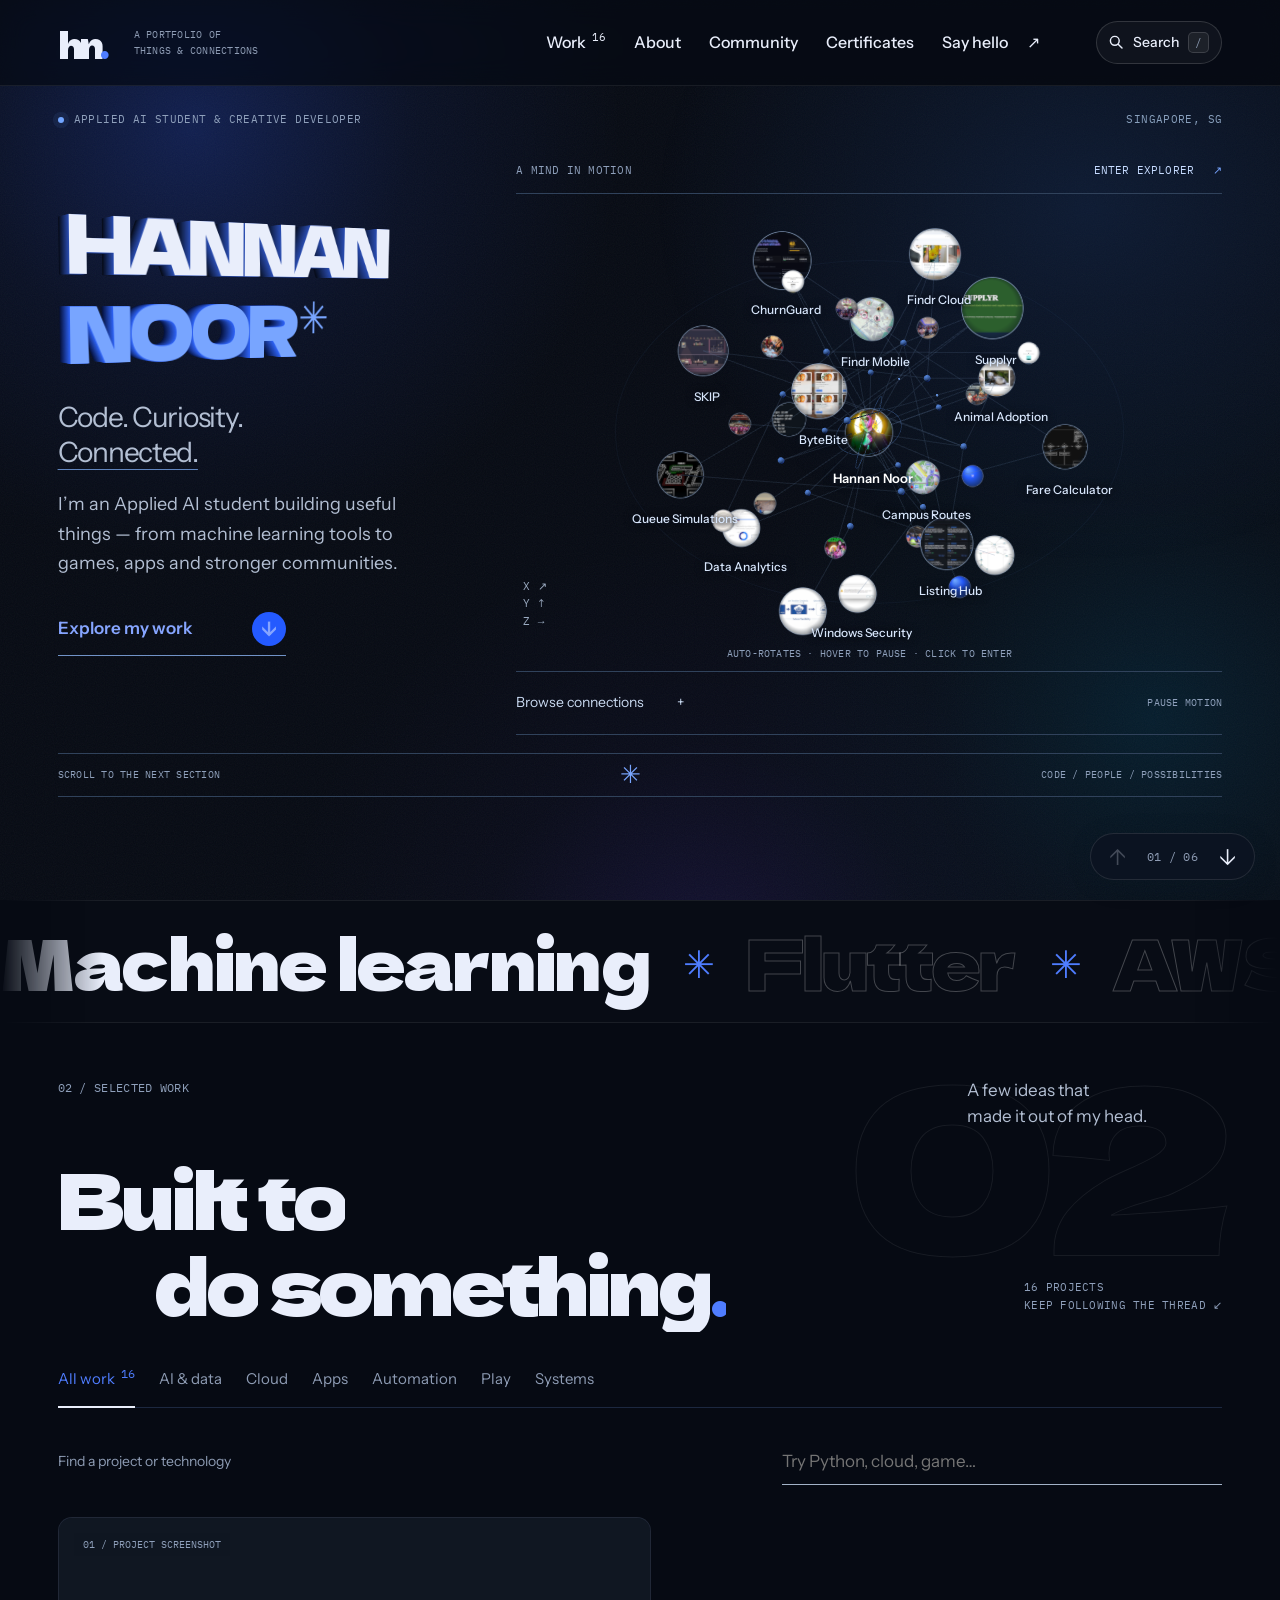
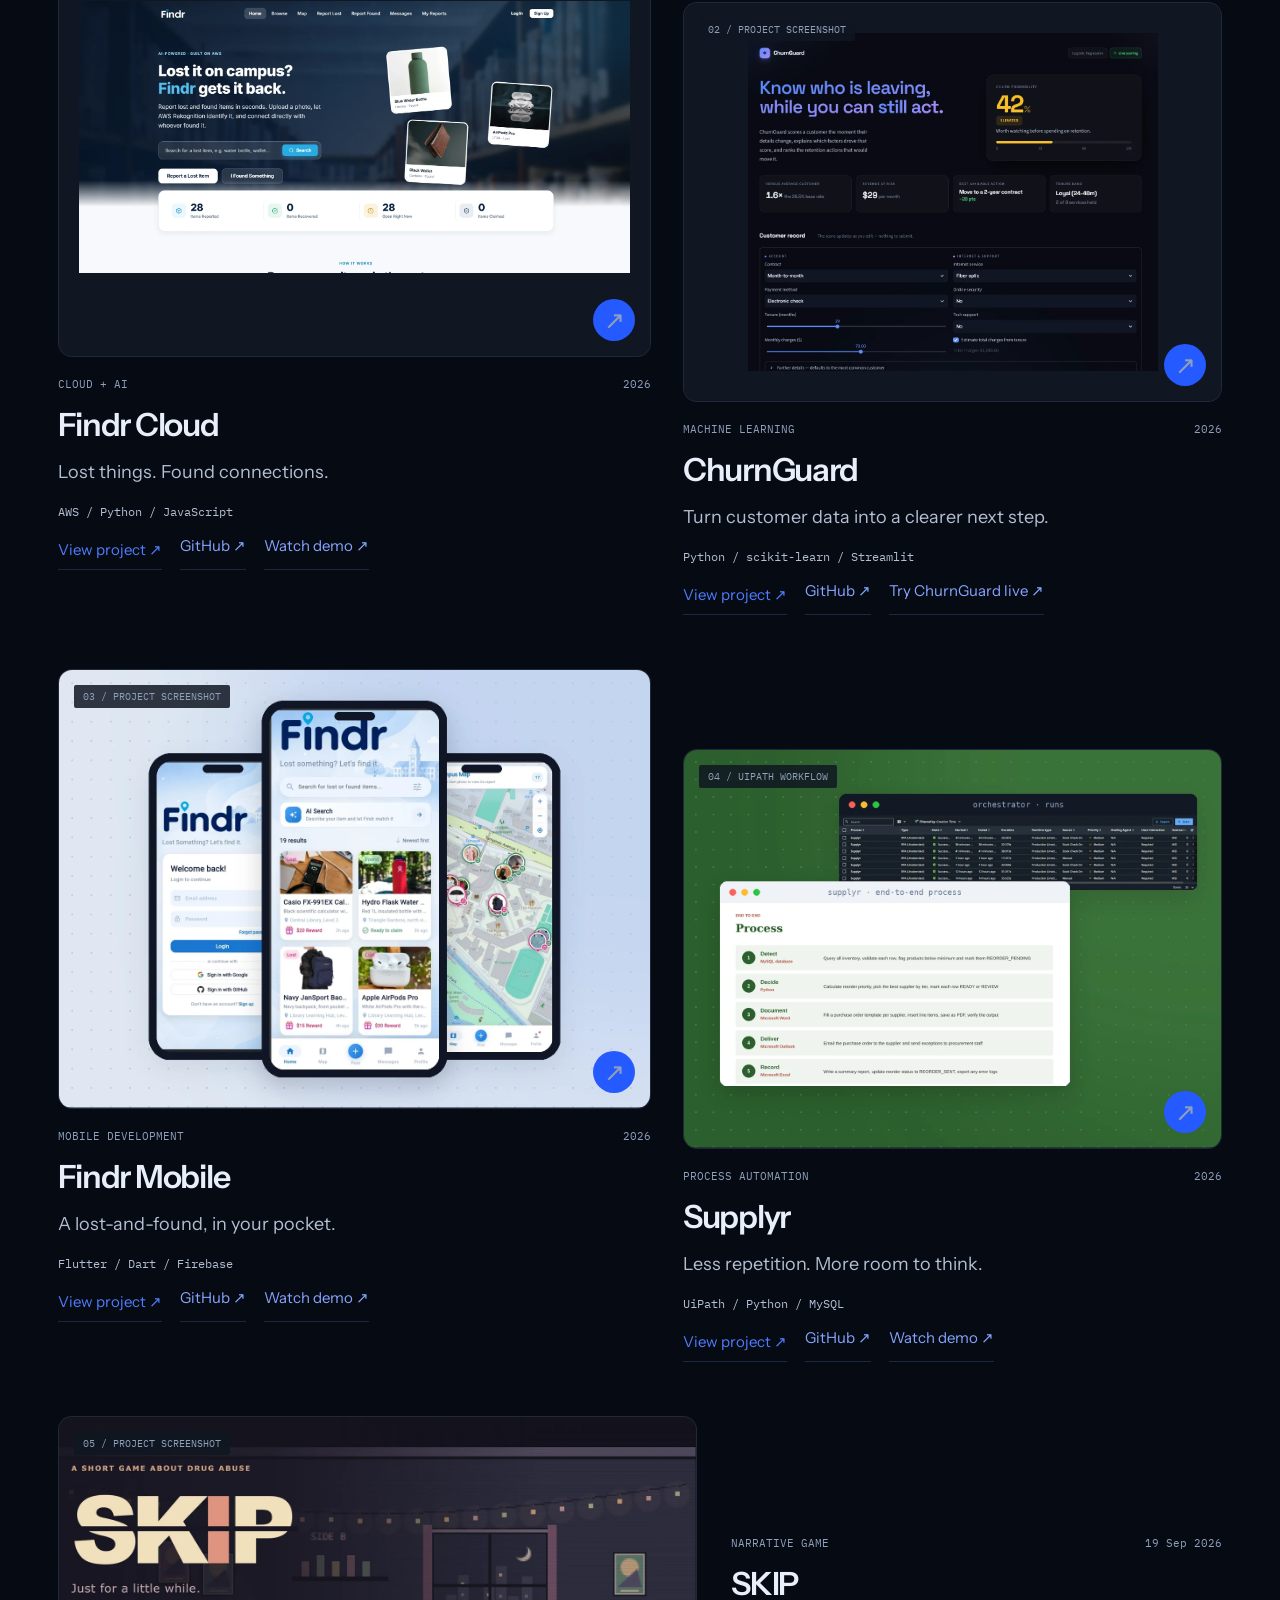
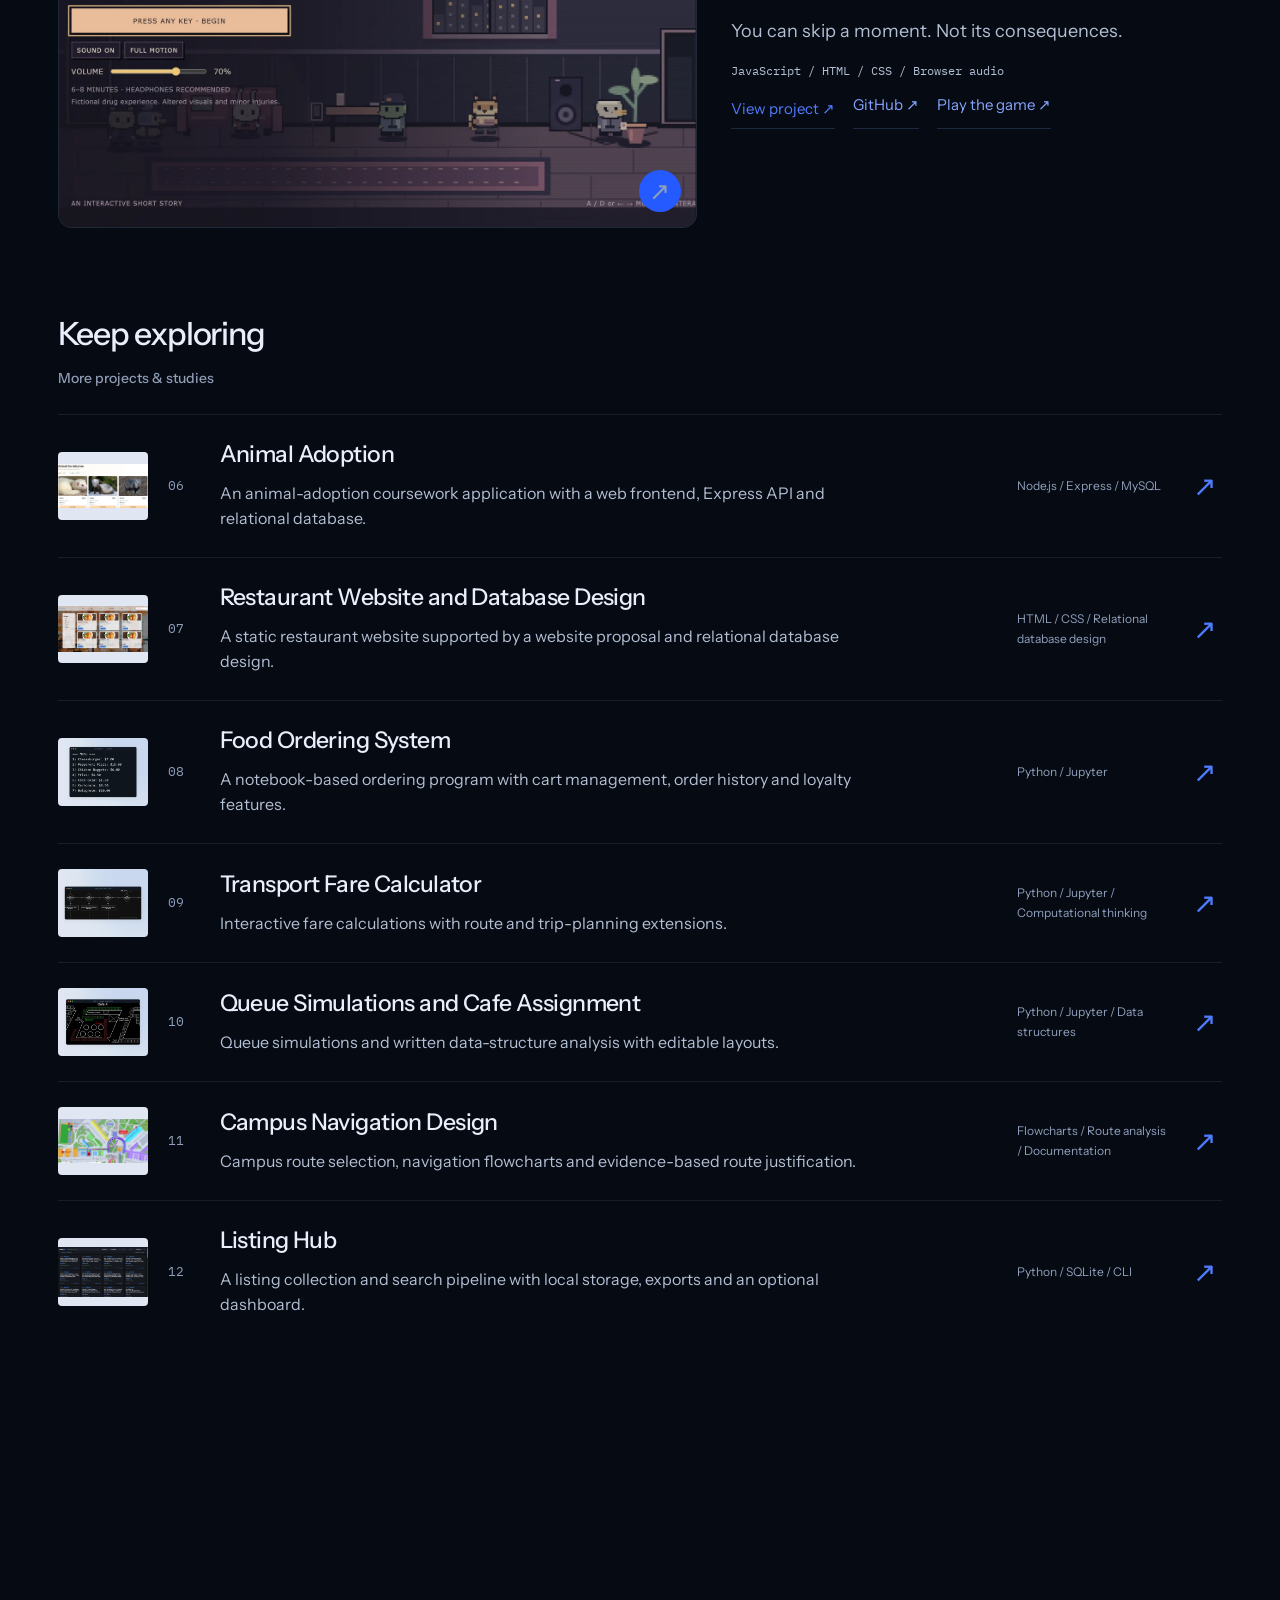
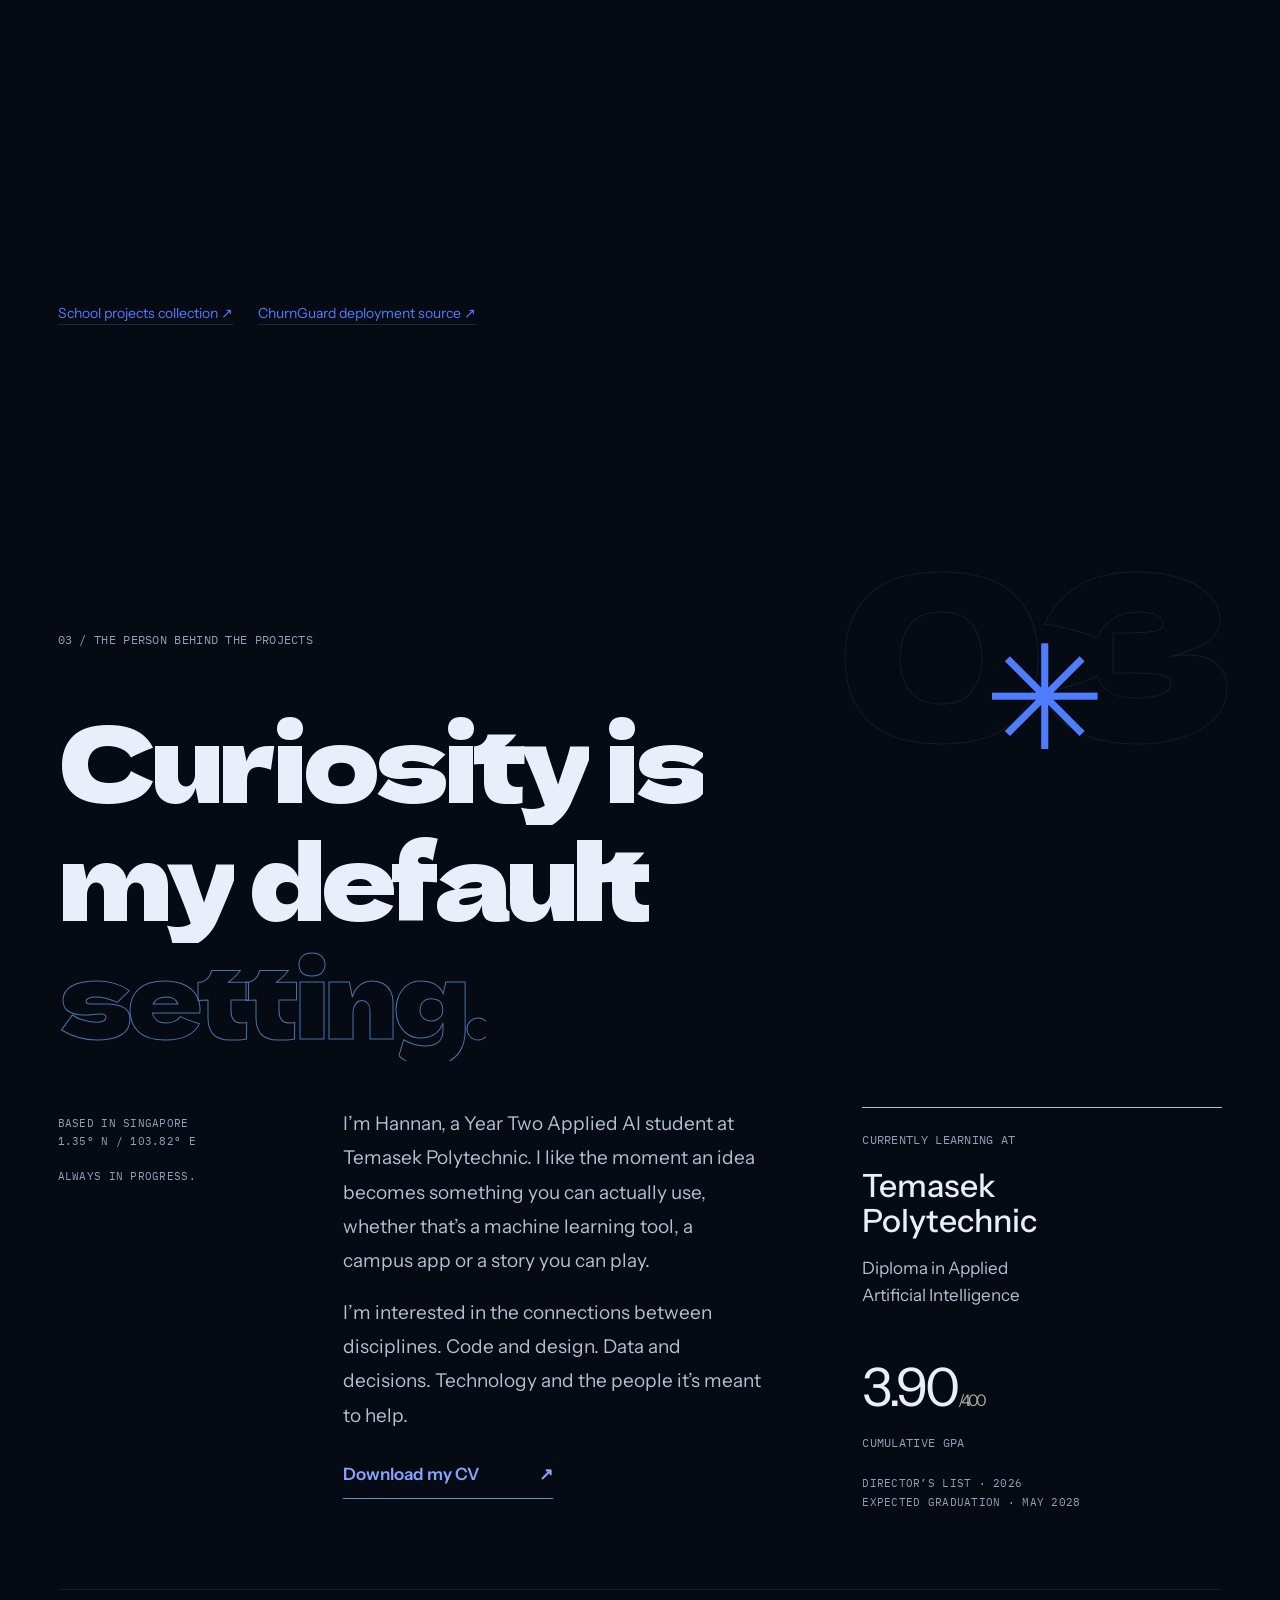
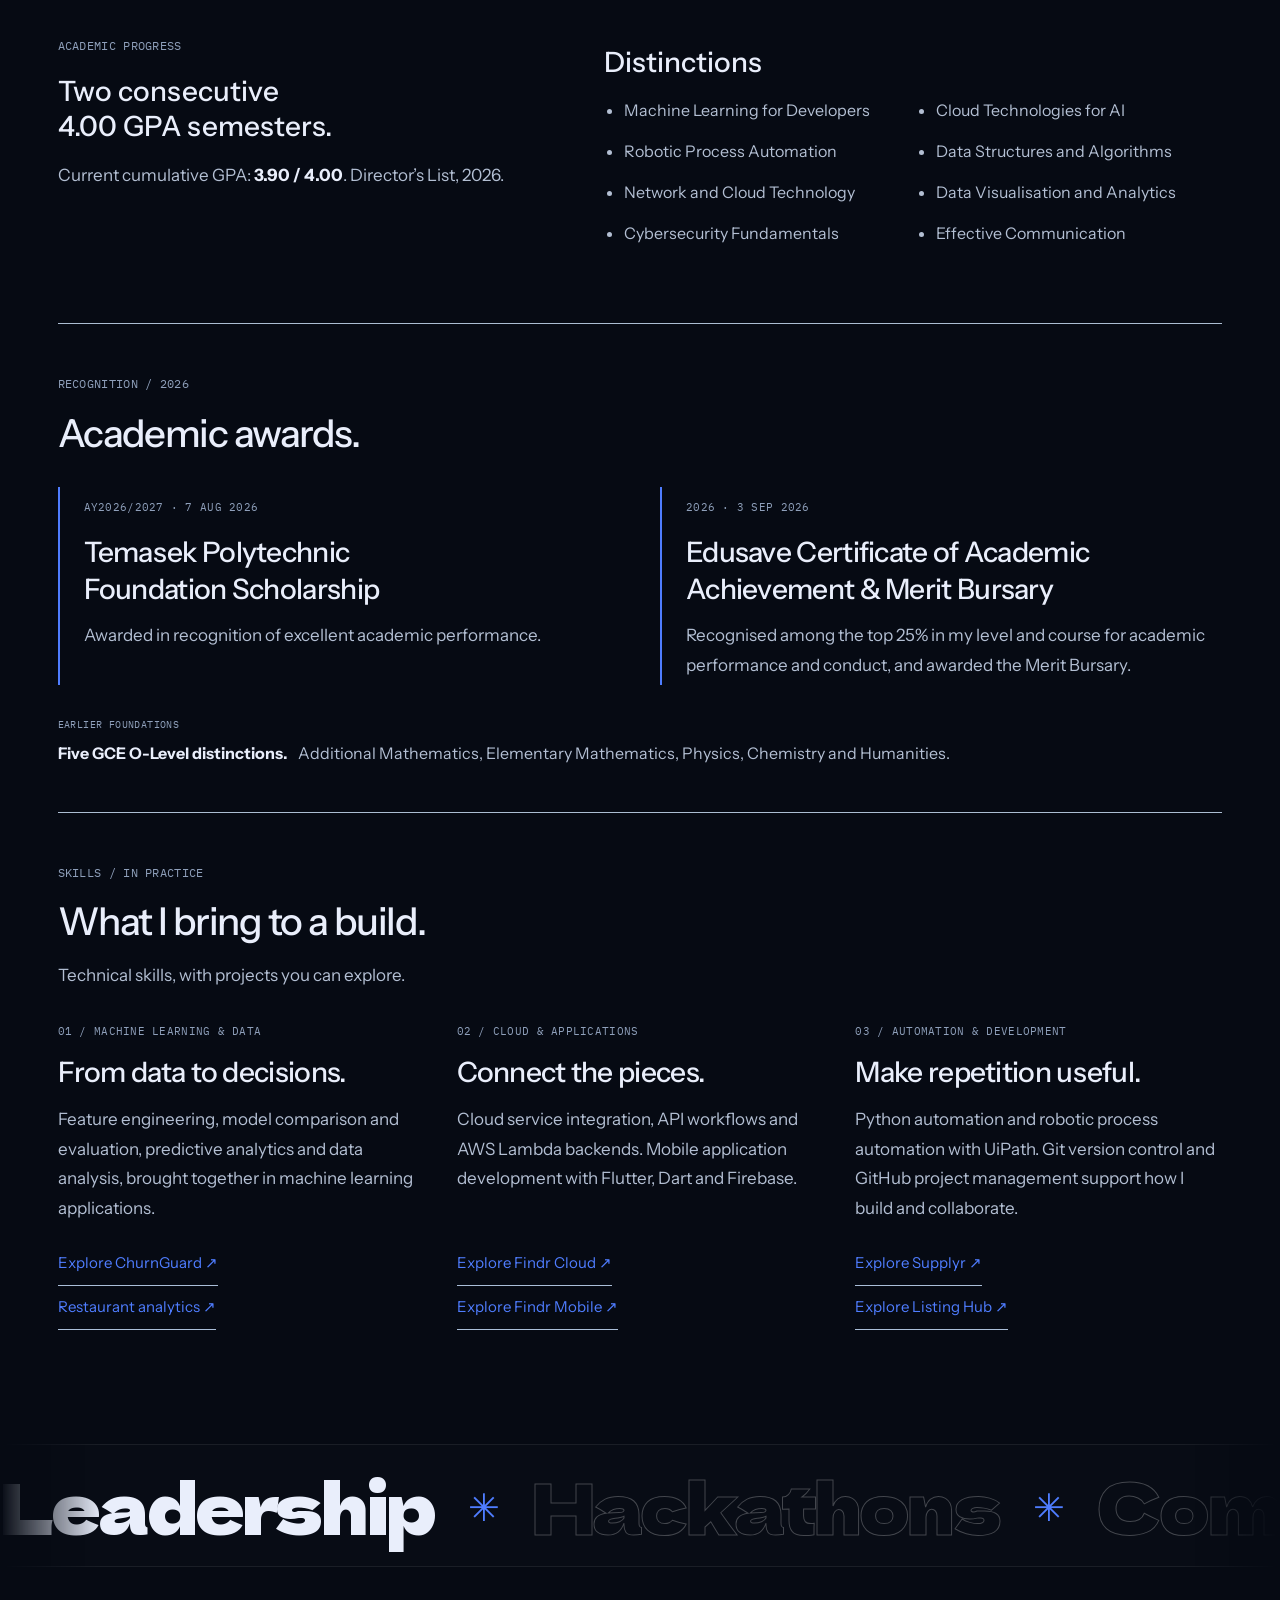
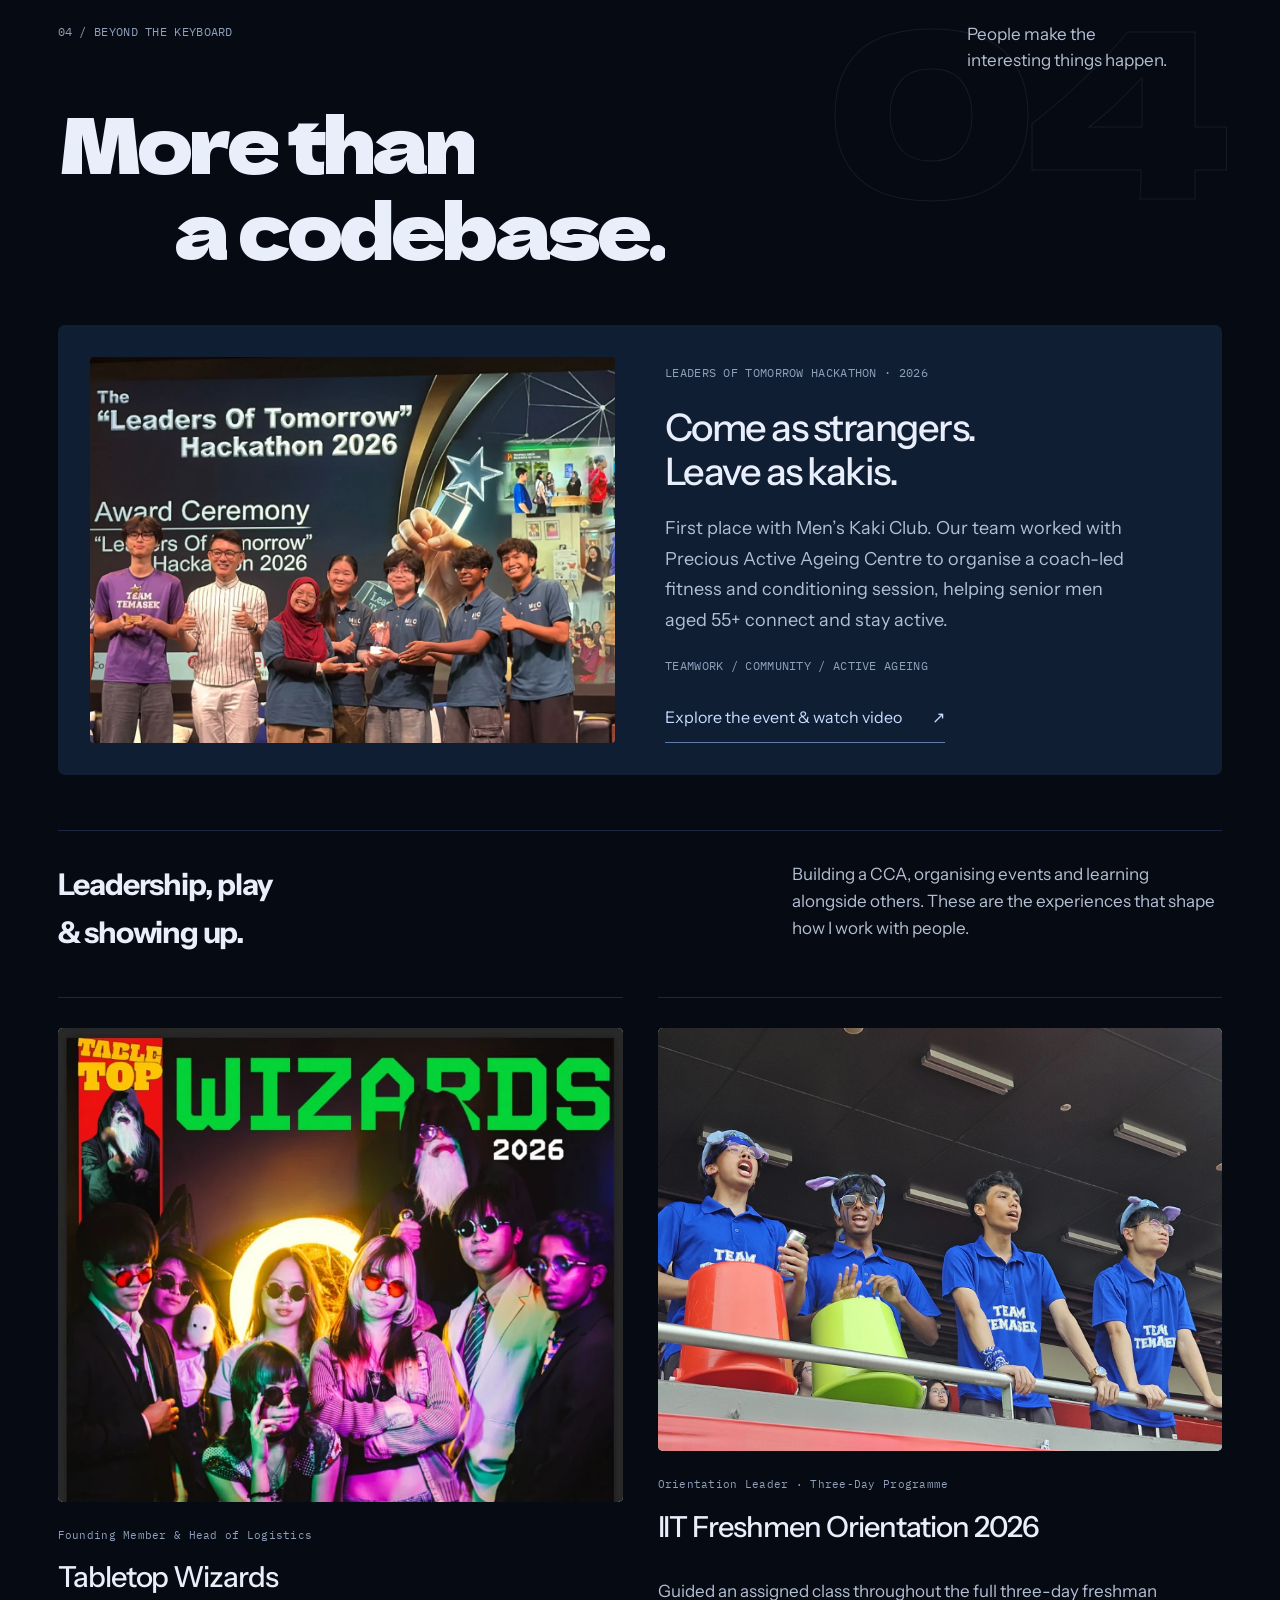
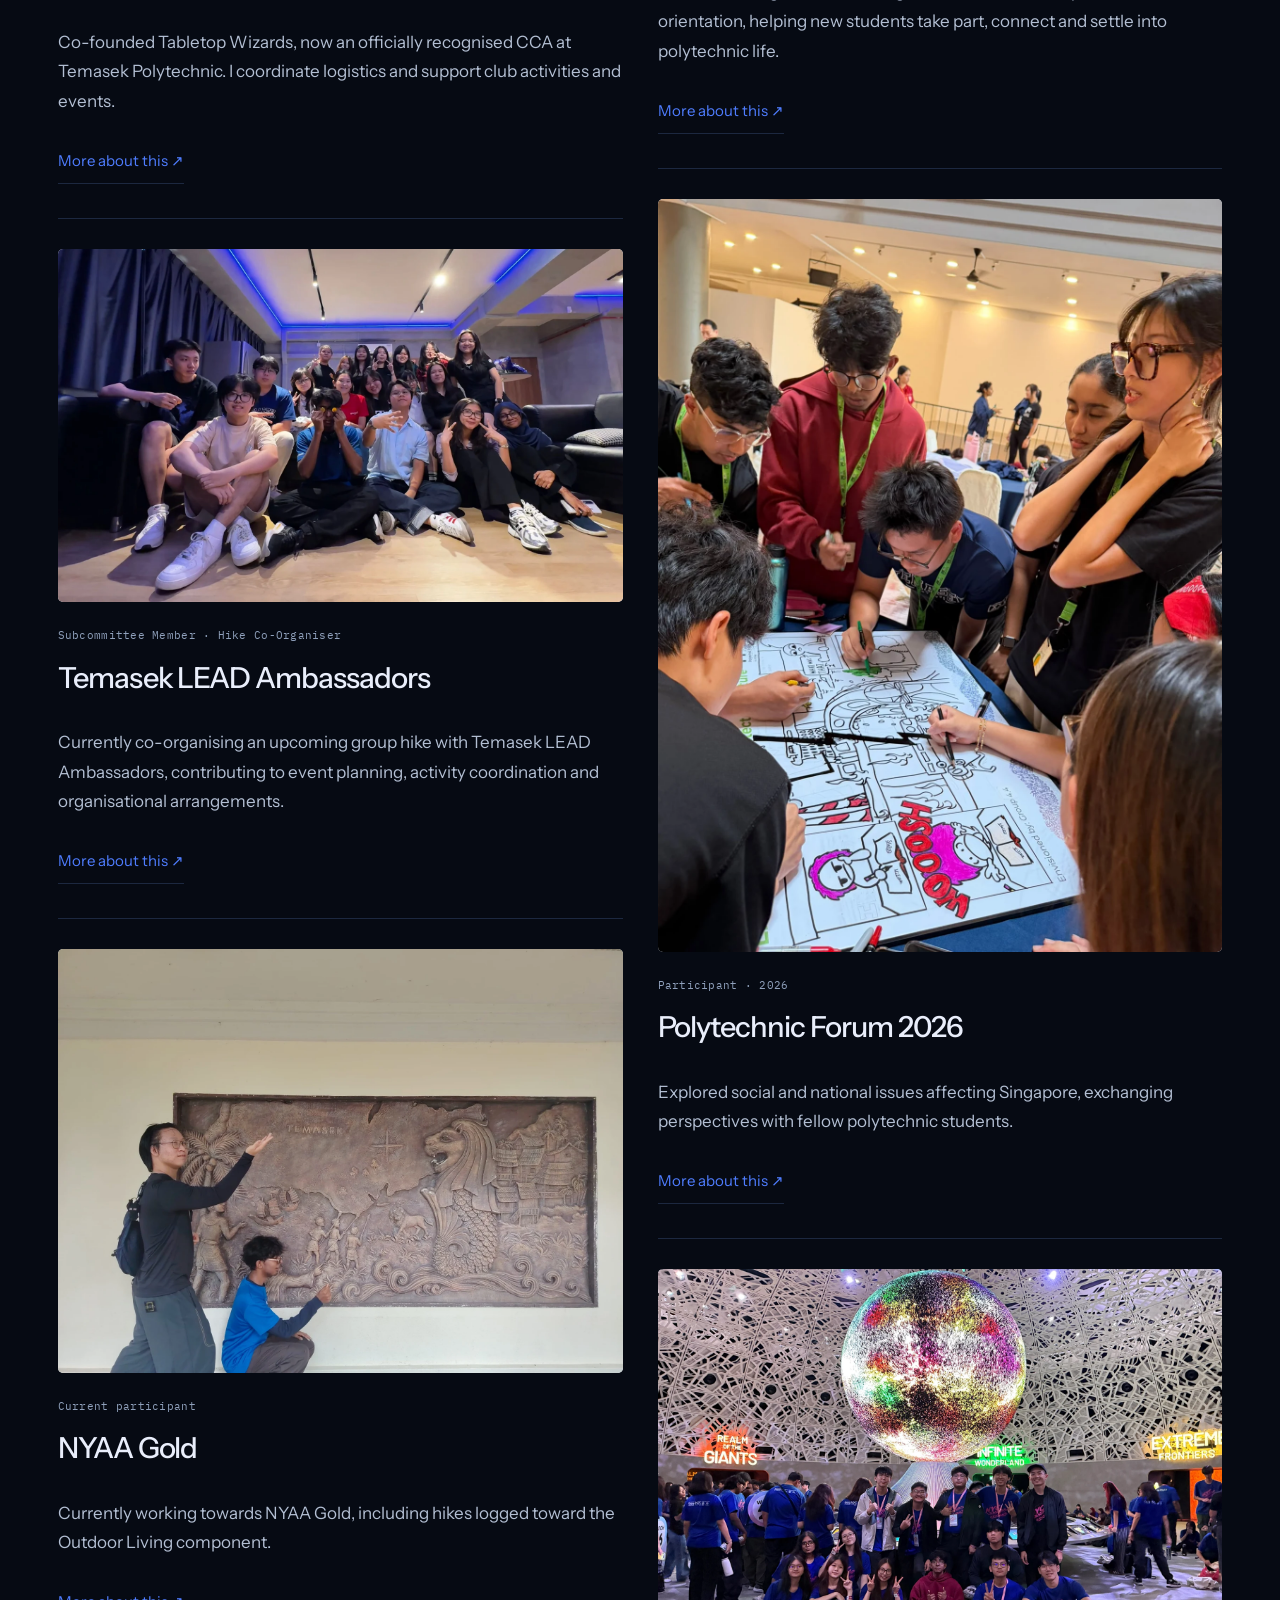
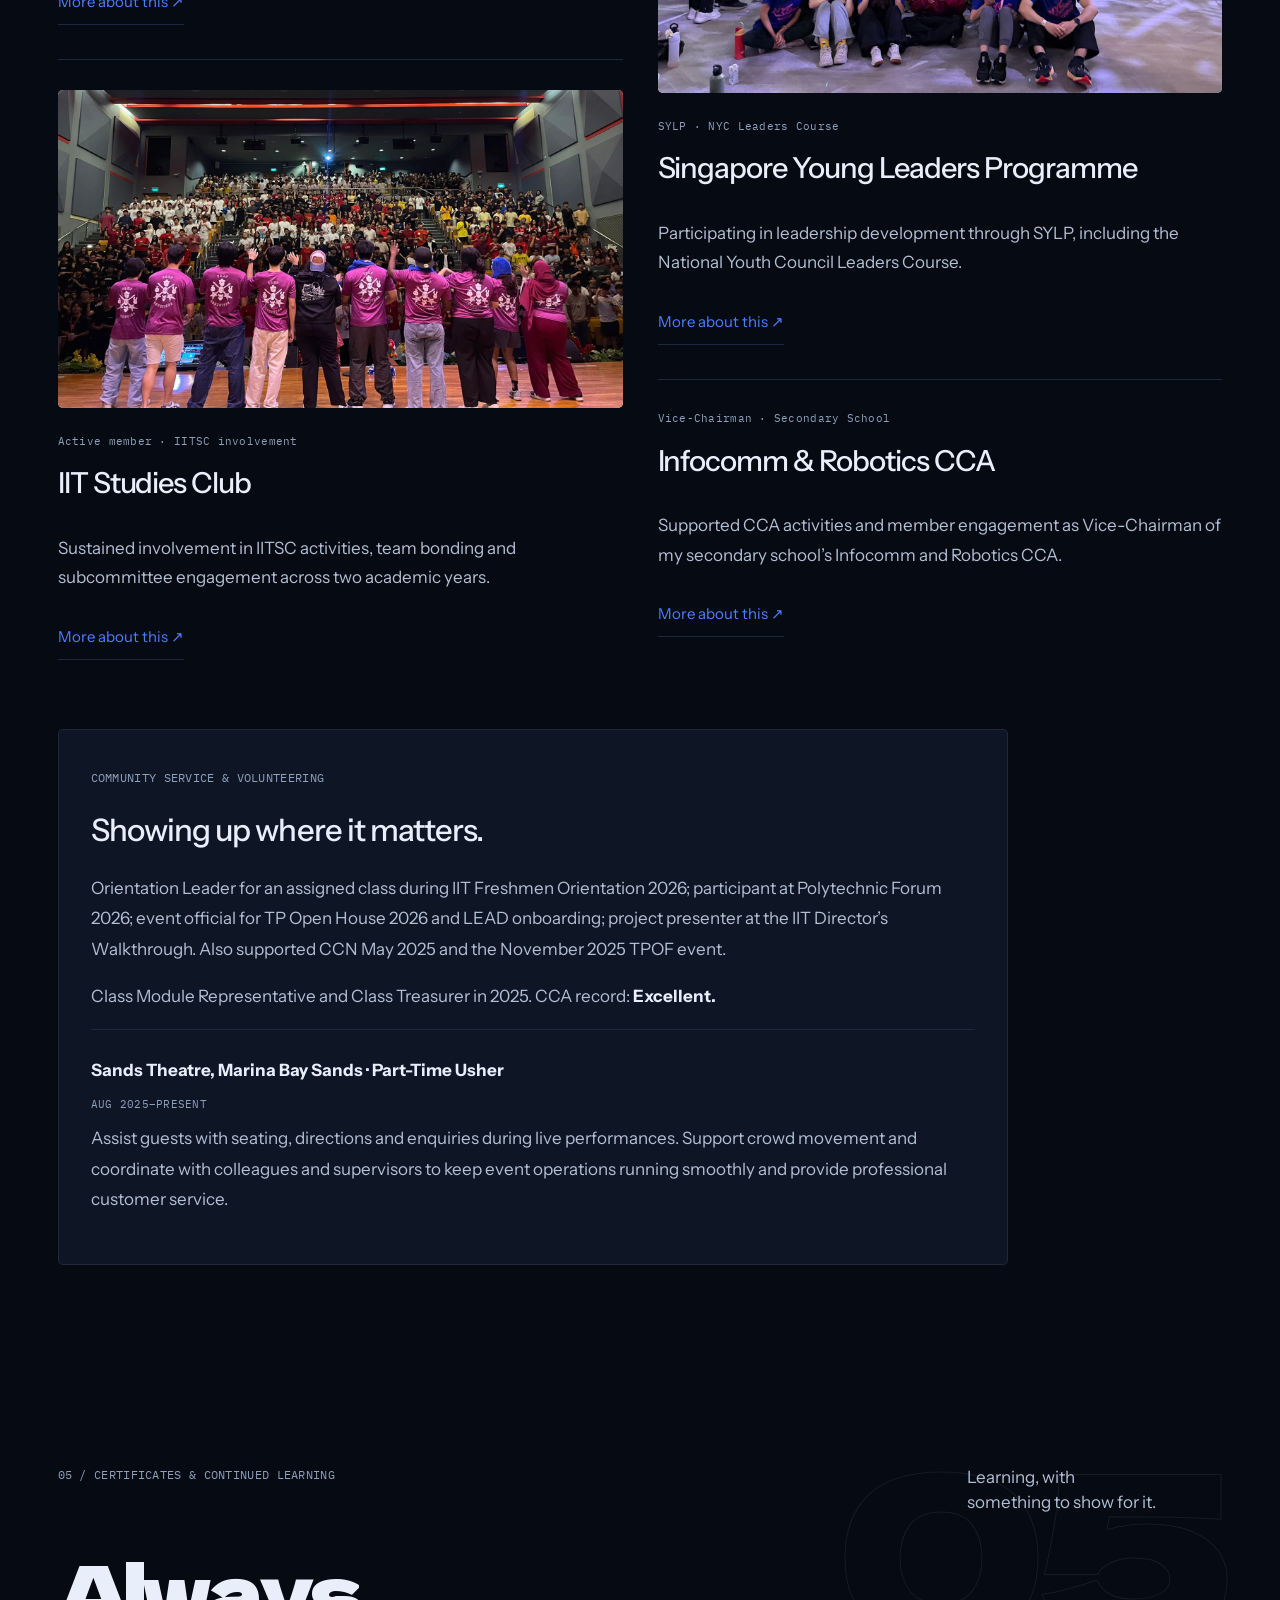
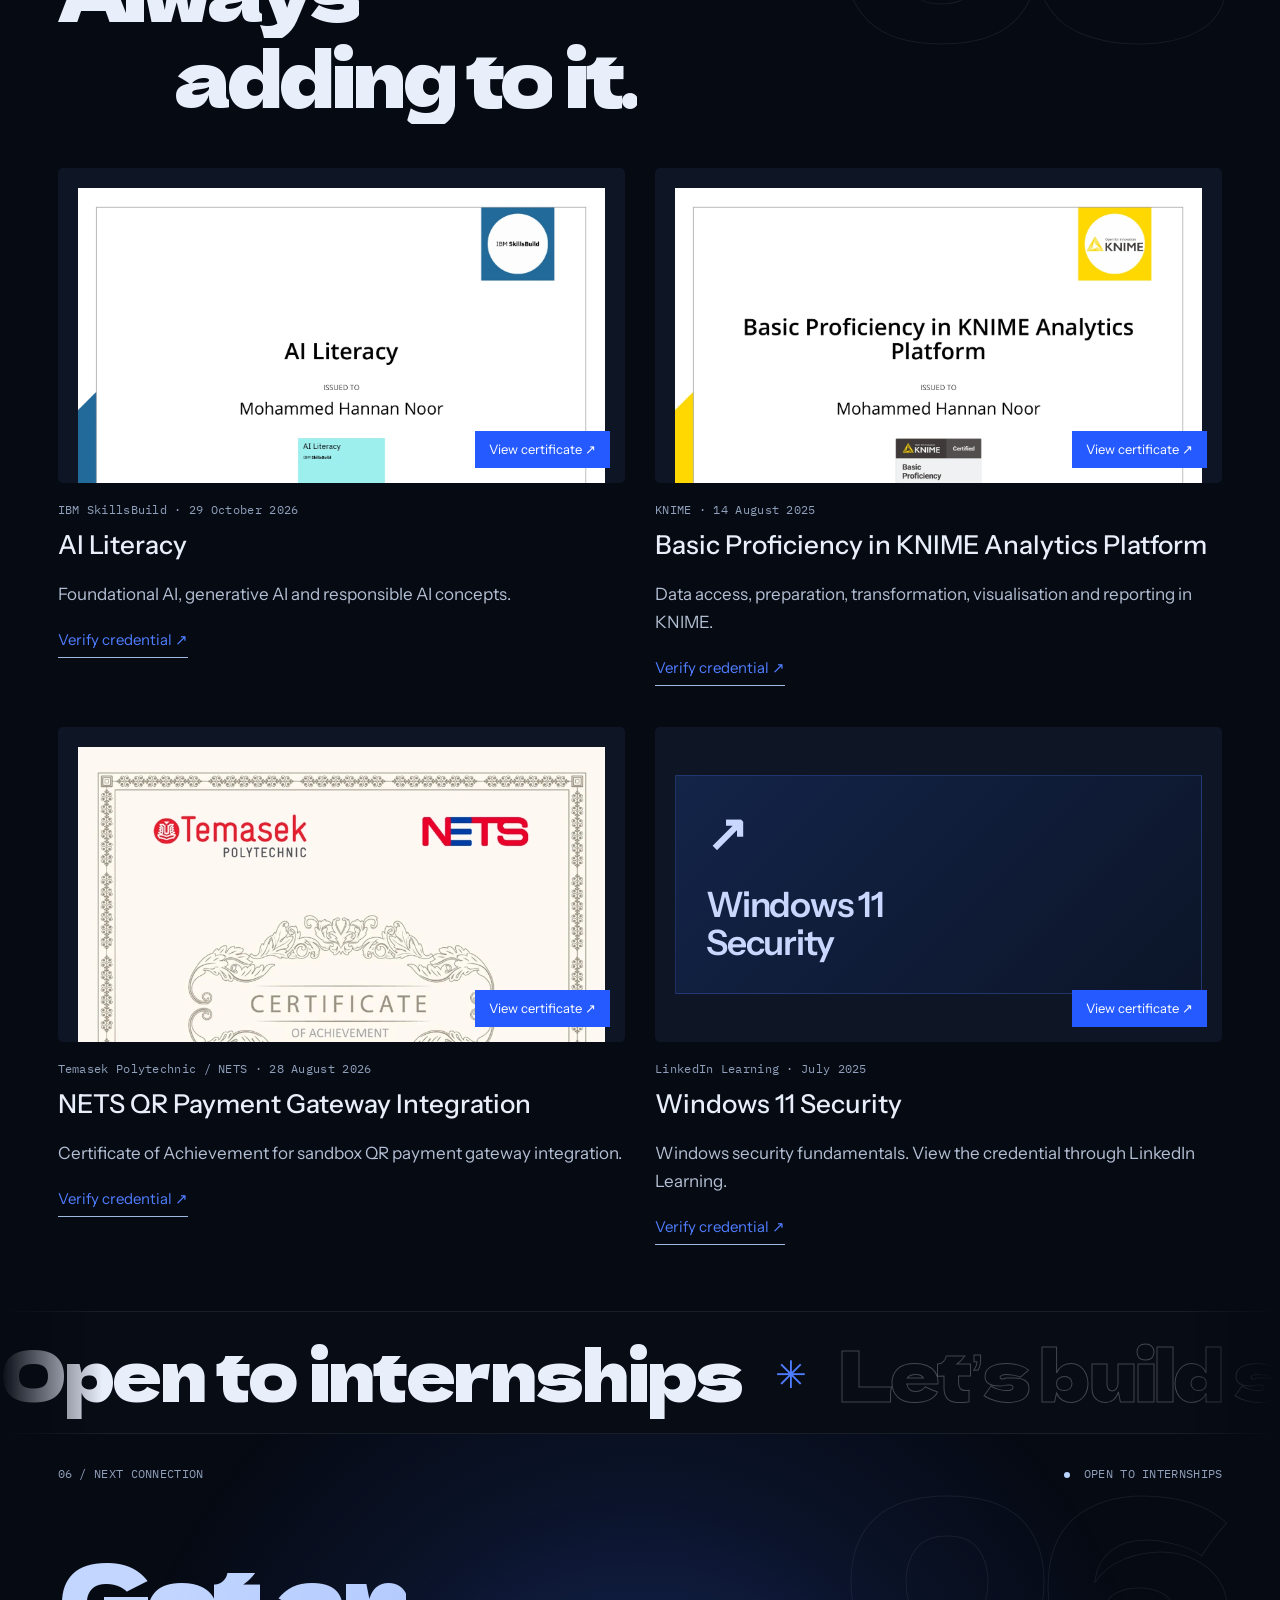
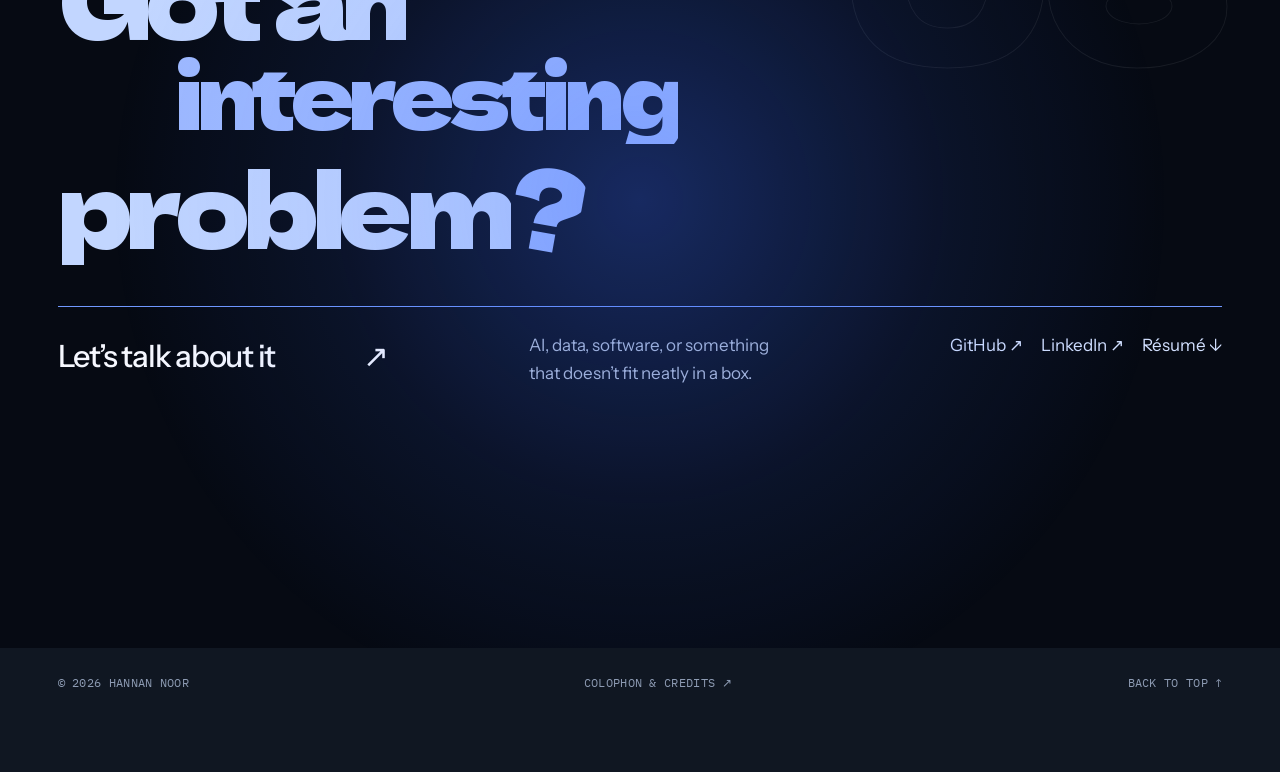
<file: index.html>
<!doctype html>
<html lang="en">
<head>
  <meta charset="utf-8"><meta name="viewport" content="width=device-width,initial-scale=1">
  <title>Hannan Noor — Applied AI & Creative Development</title>
  <meta name="description" content="Hannan Noor's portfolio. Explore connected projects in machine learning, cloud, mobile, automation and interactive storytelling.">
  <meta name="theme-color" content="#060a13">
  <meta property="og:title" content="Hannan Noor — Ideas into things">
  <meta property="og:description" content="Applied AI, creative development, and the connections between them.">
  <link rel="icon" href="assets/favicon.svg" type="image/svg+xml">
  <link rel="stylesheet" href="fonts.css"><link rel="stylesheet" href="style.css"><link rel="stylesheet" href="revision.css"><link rel="stylesheet" href="direction.css?v=16"><link rel="stylesheet" href="lab.css?v=27">
  <script type="importmap">{"imports":{"three":"./vendor/three.module.js"}}</script>
  <script type="module" src="app.js?v=25"></script>
</head>
<body>
  <a class="skip-link" href="#work">Skip to selected work</a>
  <header class="site-header">
    <a href="#home" class="wordmark" aria-label="Hannan Noor home">hn<span class="wordmark-dot">.</span></a>
    <div class="header-note mono">A PORTFOLIO OF<br>THINGS & CONNECTIONS</div>
    <button class="search-trigger" type="button" data-open-search aria-haspopup="dialog" aria-controls="site-search"><svg viewBox="0 0 20 20" aria-hidden="true"><circle cx="8.5" cy="8.5" r="5.5" fill="none" stroke="currentColor" stroke-width="1.8"/><path d="m13 13 4.5 4.5" stroke="currentColor" stroke-width="1.8" stroke-linecap="round"/></svg><span class="search-trigger-label">Search</span><kbd class="mono">/</kbd></button>
    <button class="menu-toggle mono" aria-expanded="false" aria-controls="navigation">MENU <span>+</span></button>
    <nav id="navigation" aria-label="Main navigation"><a href="#work">Work <sup id="project-total">16</sup></a><a href="#about">About</a><a href="#beyond">Community</a><a href="#certificates">Certificates</a><a class="nav-contact" href="#contact">Say hello <span>↗</span></a></nav>
  </header>
  <main>
    <section class="hero section-wrap" id="home" tabindex="-1" aria-labelledby="hero-name">
      <div class="hero-kicker mono"><span class="status-dot"></span> APPLIED AI STUDENT & CREATIVE DEVELOPER <span class="hero-location">SINGAPORE, SG</span></div>
      <div class="hero-grid">
        <div class="hero-copy">
          <h1 id="hero-name" aria-label="Hannan Noor"><span class="name-line"><span>HANNAN</span></span><span class="name-line second"><span>NOOR<span class="name-star" aria-hidden="true">✳</span></span></span></h1>
          <p class="hero-statement">Code. Curiosity.<br><em>Connected.</em></p>
          <p class="hero-intro">I’m an Applied AI student building useful things — from machine learning tools to games, apps and stronger communities.</p>
          <a class="text-link hero-cta" href="#work">Explore my work <span aria-hidden="true">↓</span></a>
          <div class="hero-bottom mono"><span>YEAR TWO · TEMASEK POLYTECHNIC</span><span>OPEN TO INTERNSHIPS ↗</span></div>
        </div>
        <div class="network-zone" id="network-zone" aria-label="Interactive project and skill network">
          <div class="network-heading mono"><span>A MIND IN MOTION</span><button id="expand-network" aria-label="Expand neural network" aria-expanded="false">ENTER EXPLORER <span>↗</span></button></div>
          <div class="network-stage" id="network-stage">
            <div class="network-grid" aria-hidden="true"></div>
            <div id="network-canvas" role="img" aria-label="Rotatable 3D network of Hannan's projects and skills. Use the browse connections control below for keyboard navigation."></div>
            <div id="node-labels" aria-hidden="true"></div>
            <span class="network-axis mono" aria-hidden="true">X ↗<br>Y ↑<br>Z →</span>
            <p id="network-fallback" hidden>The 3D view is unavailable on this device. Use “Browse connections” below to explore every project and skill.</p>
            <div class="network-hint mono" id="network-hint">AUTO-ROTATES · HOVER TO PAUSE · CLICK TO ENTER</div>
          </div>
          <div class="network-toolbar"><button id="browse-toggle" aria-expanded="false" aria-controls="connection-browser">Browse connections <span>+</span></button><div class="network-tools"><button id="pause-network" class="mono" aria-pressed="false">PAUSE MOTION</button><button id="zoom-out" class="zoom-button" aria-label="Zoom out of network">−</button><button id="zoom-in" class="zoom-button" aria-label="Zoom into network">+</button><button id="reset-network" class="mono">RESET ↺</button></div></div>
          <div class="connection-browser" id="connection-browser" hidden><p class="mono">PICK A THREAD</p><div id="node-buttons"></div><div class="trace-controls"><label for="trace-to">Trace a connection to</label><select id="trace-to"><option value="">Choose a node</option></select><button id="trace-button">Trace ↗</button></div><p id="trace-result" class="mono" aria-live="polite"></p></div>
          <div class="network-detail" aria-live="polite" aria-atomic="true"><span class="detail-index mono" id="detail-type">THE BIG PICTURE</span><div><h2 id="detail-title">Nothing here exists in isolation.</h2><p id="detail-description">16 projects. Skills, certificates and community work. Click anywhere in the network to step inside.</p><div id="detail-links"></div></div><img id="detail-image" alt="" hidden></div>
          <button id="close-network" class="close-network mono" hidden>CLOSE EXPLORER ×</button>
        </div>
      </div>
      <div class="hero-rule"><span class="mono">SCROLL TO THE NEXT SECTION</span><span class="tiny-star" aria-hidden="true">✳</span><span class="mono">CODE / PEOPLE / POSSIBILITIES</span></div>
    </section>

    <section class="work section-wrap" id="work" tabindex="-1" aria-labelledby="work-title">
      <div class="section-top reveal"><span class="eyebrow mono">02 / SELECTED WORK</span><p>A few ideas that<br>made it out of my head.</p></div>
      <div class="work-heading reveal"><h2 class="display" id="work-title">Built to<br><span class="indented">do something<span class="orange">.</span></span></h2><span class="work-count mono"><span id="work-total">16 PROJECTS</span><br>KEEP FOLLOWING THE THREAD ↙</span></div>
      <div class="work-filters" role="group" aria-label="Filter selected projects"><button data-filter="all" class="active" aria-pressed="true">All work <sup id="filter-total">16</sup></button><button data-filter="ai" aria-pressed="false">AI & data</button><button data-filter="cloud" aria-pressed="false">Cloud</button><button data-filter="apps" aria-pressed="false">Apps</button><button data-filter="automation" aria-pressed="false">Automation</button><button data-filter="creative" aria-pressed="false">Play</button><button data-filter="systems" aria-pressed="false">Systems</button></div>
      <label class="project-search-label" for="project-search">Find a project or technology<input id="project-search" type="search" placeholder="Try Python, cloud, game…" autocomplete="off"></label><div class="project-grid" id="project-grid"></div><h3 class="archive-heading" id="archive-heading">Keep exploring <span>More projects & studies</span></h3><div id="project-archive"></div><p id="archive-empty" hidden>No projects match that search. Try another technology or category.</p><div id="project-collections"></div><p id="filter-status" class="sr-only" role="status"></p>
    </section>

    <section class="about section-wrap" id="about" tabindex="-1" aria-labelledby="about-title">
      <div class="about-top"><span class="eyebrow mono reveal">03 / THE PERSON BEHIND THE PROJECTS</span><span class="about-symbol" aria-hidden="true">✳</span></div>
      <h2 id="about-title" class="display reveal">Curiosity is<br>my default<br><span class="outline-text">setting.</span></h2>
      <div class="about-bottom"><div class="about-coordinate mono reveal">BASED IN SINGAPORE<br>1.35° N / 103.82° E<br><br>ALWAYS IN PROGRESS.</div><div class="about-story reveal"><p>I’m Hannan, a Year Two Applied AI student at Temasek Polytechnic. I like the moment an idea becomes something you can actually use, whether that’s a machine learning tool, a campus app or a story you can play.</p><p>I’m interested in the connections between disciplines. Code and design. Data and decisions. Technology and the people it’s meant to help.</p><a class="text-link" href="assets/Hannan-Noor-CV.pdf?v=2" download>Download my CV <span>↗</span></a></div><div class="education-note reveal"><span class="mono">CURRENTLY LEARNING AT</span><h3>Temasek<br>Polytechnic</h3><p>Diploma in Applied<br>Artificial Intelligence</p><div class="gpa"><strong>3.90<span>/4.00</span></strong><span class="mono">CUMULATIVE GPA</span></div><p class="mono small">DIRECTOR’S LIST · 2026<br>EXPECTED GRADUATION · MAY 2028</p></div></div>
<div class="academic-panel reveal"><div><span class="mono">ACADEMIC PROGRESS</span><h3>Two consecutive<br>4.00 GPA semesters.</h3><p>Current cumulative GPA: <strong>3.90 / 4.00</strong>. Director’s List, 2026.</p></div><div><h3>Distinctions</h3><ul><li>Machine Learning for Developers</li><li>Cloud Technologies for AI</li><li>Robotic Process Automation</li><li>Data Structures and Algorithms</li><li>Network and Cloud Technology</li><li>Data Visualisation and Analytics</li><li>Cybersecurity Fundamentals</li><li>Effective Communication</li></ul></div></div>
      <div class="awards-panel reveal" aria-labelledby="awards-title">
        <div class="panel-heading"><span class="eyebrow mono">RECOGNITION / 2026</span><h3 id="awards-title">Academic awards.</h3></div>
        <div class="awards-grid">
          <article class="award-entry"><span class="mono">AY2026/2027 · 7 AUG 2026</span><h4>Temasek Polytechnic<br>Foundation Scholarship</h4><p>Awarded in recognition of excellent academic performance.</p></article>
          <article class="award-entry"><span class="mono">2026 · 3 SEP 2026</span><h4>Edusave Certificate of Academic Achievement & Merit Bursary</h4><p>Recognised among the top 25% in my level and course for academic performance and conduct, and awarded the Merit Bursary.</p></article>
        </div>
        <p class="school-results"><span class="mono">EARLIER FOUNDATIONS</span><strong>Five GCE O-Level distinctions.</strong> Additional Mathematics, Elementary Mathematics, Physics, Chemistry and Humanities.</p>
      </div>
      <div class="capabilities-panel reveal" aria-labelledby="capabilities-title">
        <div class="panel-heading"><span class="eyebrow mono">SKILLS / IN PRACTICE</span><h3 id="capabilities-title">What I bring to a build.</h3><p>Technical skills, with projects you can explore.</p></div>
        <div class="capability-grid">
          <article><span class="mono">01 / MACHINE LEARNING & DATA</span><h4>From data to decisions.</h4><p>Feature engineering, model comparison and evaluation, predictive analytics and data analysis, brought together in machine learning applications.</p><button data-project="churnguard">Explore ChurnGuard <span aria-hidden="true">↗</span></button><button data-project="restaurant-data-analytics">Restaurant analytics <span aria-hidden="true">↗</span></button></article>
          <article><span class="mono">02 / CLOUD & APPLICATIONS</span><h4>Connect the pieces.</h4><p>Cloud service integration, API workflows and AWS Lambda backends. Mobile application development with Flutter, Dart and Firebase.</p><button data-project="findr-cloud">Explore Findr Cloud <span aria-hidden="true">↗</span></button><button data-project="findr-mobile">Explore Findr Mobile <span aria-hidden="true">↗</span></button></article>
          <article><span class="mono">03 / AUTOMATION & DEVELOPMENT</span><h4>Make repetition useful.</h4><p>Python automation and robotic process automation with UiPath. Git version control and GitHub project management support how I build and collaborate.</p><button data-project="supplyr">Explore Supplyr <span aria-hidden="true">↗</span></button><button data-project="listing-hub">Explore Listing Hub <span aria-hidden="true">↗</span></button></article>
        </div>
      </div>
    </section>

    <section class="beyond section-wrap" id="beyond" tabindex="-1" aria-labelledby="beyond-title">
      <div class="section-top reveal"><span class="eyebrow mono">04 / BEYOND THE KEYBOARD</span><p>People make the<br>interesting things happen.</p></div>
      <h2 id="beyond-title" class="display reveal">More than<br><span class="indented">a codebase.</span></h2>
      <div class="recognition-feature reveal"><img class="recognition-photo" src="assets/mkc-stage.webp" alt="Men’s Kaki Club team receiving first place at Leaders of Tomorrow Hackathon 2026" loading="lazy"><div><span class="mono">LEADERS OF TOMORROW HACKATHON · 2026</span><h3>Come as strangers.<br>Leave as kakis.</h3><p>First place with Men’s Kaki Club. Our team worked with Precious Active Ageing Centre to organise a coach-led fitness and conditioning session, helping senior men aged 55+ connect and stay active.</p><span class="mono feature-caption">TEAMWORK / COMMUNITY / ACTIVE AGEING</span><button class="event-story-button" data-event="mens-kaki-club">Explore the event & watch video <span>↗</span></button></div></div>
      <div class="leadership-intro reveal"><h3>Leadership, play<br>& showing up.</h3><p>Building a CCA, organising events and learning alongside others. These are the experiences that shape how I work with people.</p></div><div id="community-grid" class="community-grid"></div>
      <div class="service-panel reveal"><span class="mono">COMMUNITY SERVICE & VOLUNTEERING</span><h3>Showing up where it matters.</h3><p>Orientation Leader for an assigned class during IIT Freshmen Orientation 2026; participant at Polytechnic Forum 2026; event official for TP Open House 2026 and LEAD onboarding; project presenter at the IIT Director’s Walkthrough. Also supported CCN May 2025 and the November 2025 TPOF event.</p><p>Class Module Representative and Class Treasurer in 2025. CCA record: <strong>Excellent.</strong></p><p class="work-experience"><strong>Sands Theatre, Marina Bay Sands · Part-Time Usher</strong><span class="experience-date mono">AUG 2025–PRESENT</span>Assist guests with seating, directions and enquiries during live performances. Support crowd movement and coordinate with colleagues and supervisors to keep event operations running smoothly and provide professional customer service.</p></div>
    </section>

    <section class="credential-section section-wrap" id="certificates" tabindex="-1" aria-labelledby="certificate-title"><div class="section-top reveal"><span class="eyebrow mono">05 / CERTIFICATES & CONTINUED LEARNING</span><p>Learning, with<br>something to show for it.</p></div><h2 class="display reveal" id="certificate-title">Always<br><span class="indented">adding to it.</span></h2><div id="certificate-grid" class="certificate-grid"></div></section>
    <section class="contact section-wrap" id="contact" tabindex="-1" aria-labelledby="contact-title"><div class="contact-top mono"><span>06 / NEXT CONNECTION</span><span><span class="status-dot"></span> OPEN TO INTERNSHIPS</span></div><h2 id="contact-title" class="display reveal">Got an<br><span>interesting</span><br>problem<span class="contact-question">?</span></h2><div class="contact-bottom"><a class="contact-email" href="mailto:noorhannan125@gmail.com">Let’s talk about it <span>↗</span></a><p>AI, data, software, or something<br>that doesn’t fit neatly in a box.</p><div><a href="https://github.com/hannannoor" target="_blank" rel="noopener noreferrer">GitHub ↗</a><a href="https://www.linkedin.com/in/hannan-noor-875648361/" target="_blank" rel="noopener noreferrer">LinkedIn ↗</a><a href="assets/Hannan-Noor-CV.pdf?v=2" download>Résumé ↓</a></div></div></section>
  </main>
  <div class="site-search" id="site-search" role="dialog" aria-modal="true" aria-labelledby="site-search-label" hidden>
    <div class="search-box">
      <label id="site-search-label" class="search-field"><svg viewBox="0 0 20 20" aria-hidden="true"><circle cx="8.5" cy="8.5" r="5.5" fill="none" stroke="currentColor" stroke-width="1.8"/><path d="m13 13 4.5 4.5" stroke="currentColor" stroke-width="1.8" stroke-linecap="round"/></svg><span class="sr-only">Search projects, skills, community and certificates</span><input id="site-search-input" type="search" role="combobox" aria-expanded="true" aria-controls="site-search-results" aria-autocomplete="list" autocomplete="off" spellcheck="false" placeholder="Search projects, skills, activities…"><kbd class="mono">ESC</kbd></label>
      <p class="search-status mono" id="site-search-status" aria-live="polite"></p>
      <ul class="search-results" id="site-search-results" role="listbox" aria-label="Results"></ul>
      <p class="search-help mono"><span>↑↓ move</span><span>↵ open</span><span>⇧↵ show in network</span></p>
    </div>
  </div>
  <nav class="section-pager" aria-label="Section navigation"><button id="section-previous" aria-label="Previous section">↑</button><span id="section-count" class="mono">01 / 06</span><button id="section-next" aria-label="Next section">↓</button></nav>
  <footer class="site-footer section-wrap"><span class="mono">© 2026 HANNAN NOOR</span><a href="credits.html" class="mono">COLOPHON & CREDITS ↗</a><a class="mono" href="#home">BACK TO TOP ↑</a></footer>
  <dialog id="project-dialog" aria-labelledby="dialog-title"><button id="close-project" class="dialog-close" aria-label="Close project">×</button><div id="dialog-content"></div></dialog>
  <noscript><p class="noscript-note">Enable JavaScript for the interactive explorer and case studies. You can still browse <a href="https://github.com/hannannoor">all project source on GitHub</a> and download the CV above.</p></noscript>
</body></html>
</file>
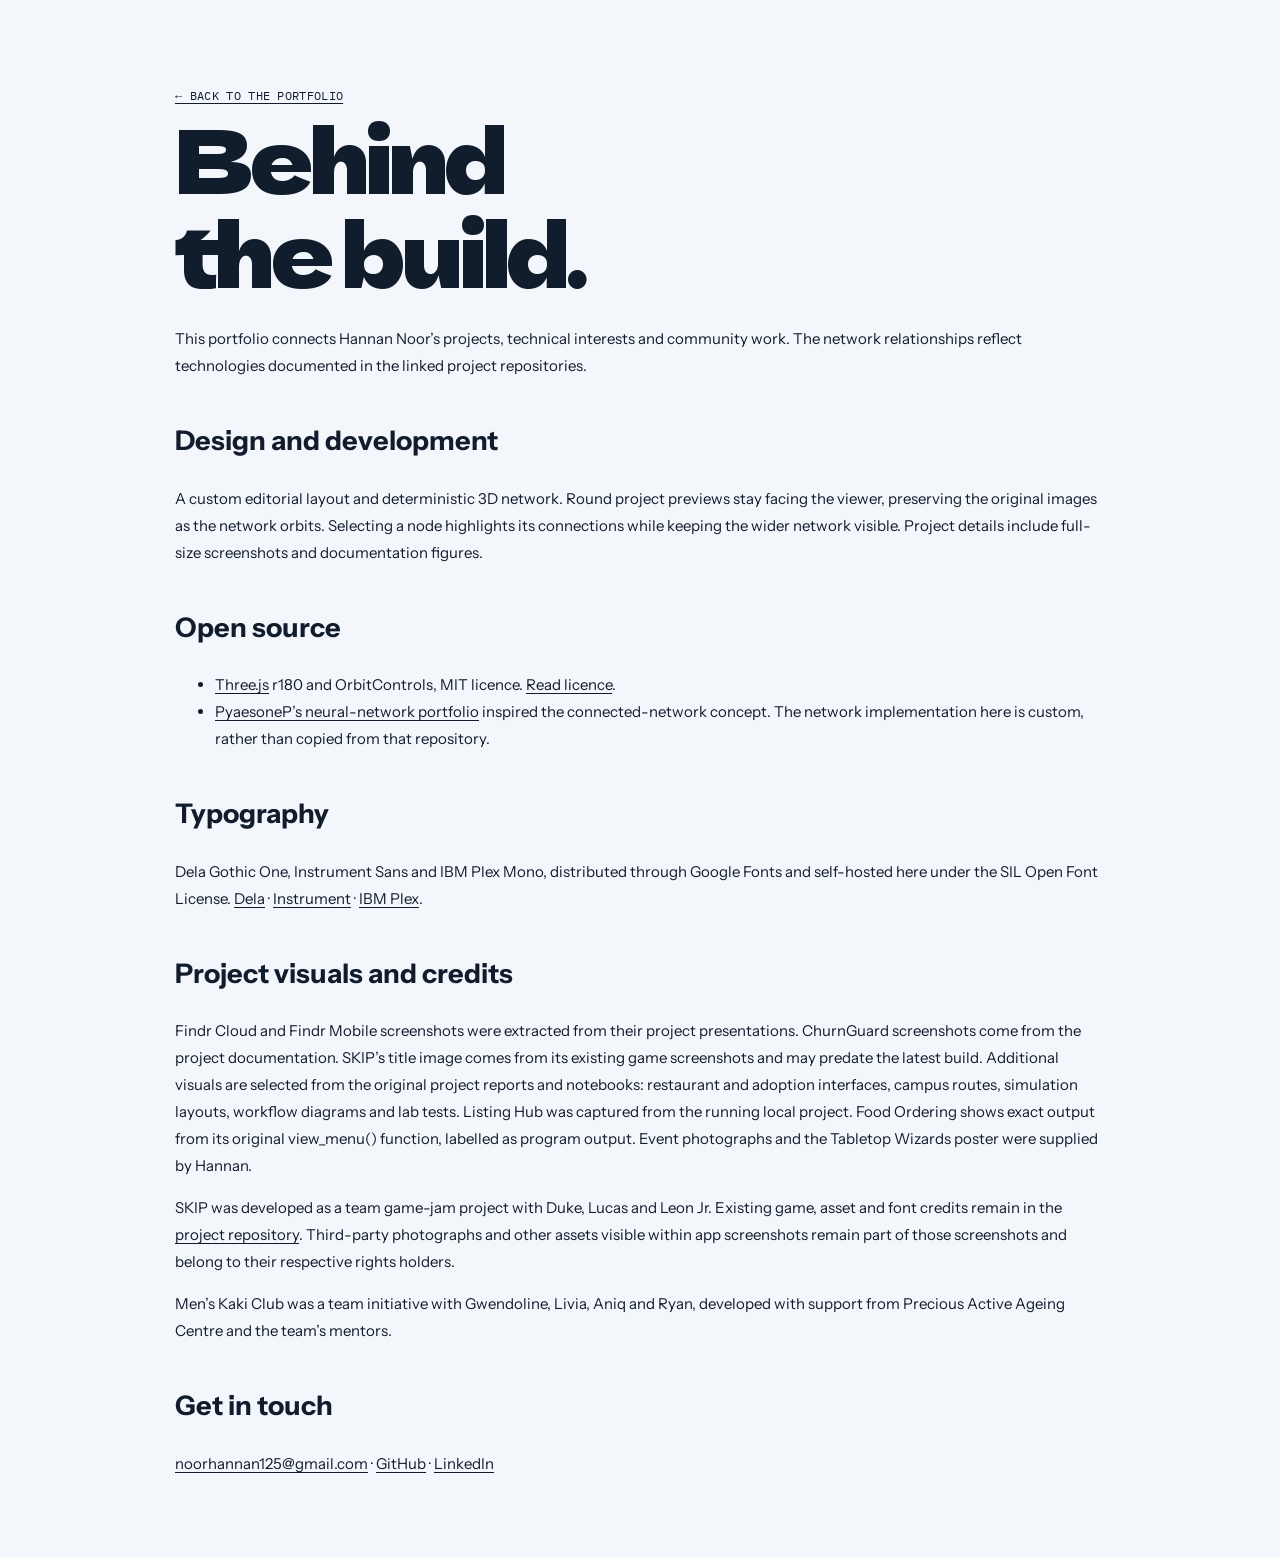
<file: credits.html>
<!doctype html><html lang="en"><head><meta charset="utf-8"><meta name="viewport" content="width=device-width,initial-scale=1"><title>Colophon & credits — Hannan Noor</title><link rel="stylesheet" href="fonts.css"><link rel="stylesheet" href="style.css"><link rel="stylesheet" href="revision.css"><link rel="stylesheet" href="direction.css?v=12"><link rel="icon" href="assets/favicon.svg"></head><body><main class="credits-page"><a href="./" class="mono">← BACK TO THE PORTFOLIO</a><h1>Behind<br>the build.</h1><p>This portfolio connects Hannan Noor’s projects, technical interests and community work. The network relationships reflect technologies documented in the linked project repositories.</p><h2>Design and development</h2><p>A custom editorial layout and deterministic 3D network. Round project previews stay facing the viewer, preserving the original images as the network orbits. Selecting a node highlights its connections while keeping the wider network visible. Project details include full-size screenshots and documentation figures.</p><h2>Open source</h2><ul><li><a href="https://threejs.org/">Three.js</a> r180 and OrbitControls, MIT licence. <a href="vendor/THREE-LICENSE.txt">Read licence</a>.</li><li><a href="https://github.com/PyaesoneP/neural-network-portfolio">PyaesoneP’s neural-network portfolio</a> inspired the connected-network concept. The network implementation here is custom, rather than copied from that repository.</li></ul><h2>Typography</h2><p>Dela Gothic One, Instrument Sans and IBM Plex Mono, distributed through Google Fonts and self-hosted here under the SIL Open Font License. <a href="vendor/dela-OFL.txt">Dela</a> · <a href="vendor/instrument-OFL.txt">Instrument</a> · <a href="vendor/plex-OFL.txt">IBM Plex</a>.</p><h2>Project visuals and credits</h2><p>Findr Cloud and Findr Mobile screenshots were extracted from their project presentations. ChurnGuard screenshots come from the project documentation. SKIP’s title image comes from its existing game screenshots and may predate the latest build. Additional visuals are selected from the original project reports and notebooks: restaurant and adoption interfaces, campus routes, simulation layouts, workflow diagrams and lab tests. Listing Hub was captured from the running local project. Food Ordering shows exact output from its original view_menu() function, labelled as program output. Event photographs and the Tabletop Wizards poster were supplied by Hannan.</p><p>SKIP was developed as a team game-jam project with Duke, Lucas and Leon Jr. Existing game, asset and font credits remain in the <a href="https://github.com/hannannoor/skip">project repository</a>. Third-party photographs and other assets visible within app screenshots remain part of those screenshots and belong to their respective rights holders.</p><p>Men’s Kaki Club was a team initiative with Gwendoline, Livia, Aniq and Ryan, developed with support from Precious Active Ageing Centre and the team’s mentors.</p><h2>Get in touch</h2><p><a href="mailto:noorhannan125@gmail.com">noorhannan125@gmail.com</a> · <a href="https://github.com/hannannoor">GitHub</a> · <a href="https://www.linkedin.com/in/hannan-noor-875648361/">LinkedIn</a></p></main></body></html>
</file>
<file: fonts.css>
@font-face {
  font-family: 'Dela Gothic One';
  font-style: normal;
  font-weight: 400;
  font-display: swap;
  src: url(assets/dela-0.woff2) format('woff2');
  unicode-range: U+20-7e;
}
@font-face {
  font-family: 'Instrument Sans';
  font-style: normal;
  font-weight: 400;
  font-stretch: 100%;
  font-display: swap;
  src: url(assets/instrument-0.woff2) format('woff2');
  unicode-range: U+0000-00FF, U+0131, U+0152-0153, U+02BB-02BC, U+02C6, U+02DA, U+02DC, U+0304, U+0308, U+0329, U+2000-206F, U+20AC, U+2122, U+2191, U+2193, U+2212, U+2215, U+FEFF, U+FFFD;
}
@font-face {
  font-family: 'Instrument Sans';
  font-style: normal;
  font-weight: 500;
  font-stretch: 100%;
  font-display: swap;
  src: url(assets/instrument-1.woff2) format('woff2');
  unicode-range: U+0000-00FF, U+0131, U+0152-0153, U+02BB-02BC, U+02C6, U+02DA, U+02DC, U+0304, U+0308, U+0329, U+2000-206F, U+20AC, U+2122, U+2191, U+2193, U+2212, U+2215, U+FEFF, U+FFFD;
}
@font-face {
  font-family: 'Instrument Sans';
  font-style: normal;
  font-weight: 600;
  font-stretch: 100%;
  font-display: swap;
  src: url(assets/instrument-2.woff2) format('woff2');
  unicode-range: U+0000-00FF, U+0131, U+0152-0153, U+02BB-02BC, U+02C6, U+02DA, U+02DC, U+0304, U+0308, U+0329, U+2000-206F, U+20AC, U+2122, U+2191, U+2193, U+2212, U+2215, U+FEFF, U+FFFD;
}
@font-face {
  font-family: 'Instrument Sans';
  font-style: normal;
  font-weight: 700;
  font-stretch: 100%;
  font-display: swap;
  src: url(assets/instrument-3.woff2) format('woff2');
  unicode-range: U+0000-00FF, U+0131, U+0152-0153, U+02BB-02BC, U+02C6, U+02DA, U+02DC, U+0304, U+0308, U+0329, U+2000-206F, U+20AC, U+2122, U+2191, U+2193, U+2212, U+2215, U+FEFF, U+FFFD;
}
@font-face {
  font-family: 'IBM Plex Mono';
  font-style: normal;
  font-weight: 400;
  font-display: swap;
  src: url(assets/plex-0.woff2) format('woff2');
  unicode-range: U+0000-00FF, U+0131, U+0152-0153, U+02BB-02BC, U+02C6, U+02DA, U+02DC, U+0304, U+0308, U+0329, U+2000-206F, U+20AC, U+2122, U+2191, U+2193, U+2212, U+2215, U+FEFF, U+FFFD;
}
@font-face {
  font-family: 'IBM Plex Mono';
  font-style: normal;
  font-weight: 500;
  font-display: swap;
  src: url(assets/plex-1.woff2) format('woff2');
  unicode-range: U+0000-00FF, U+0131, U+0152-0153, U+02BB-02BC, U+02C6, U+02DA, U+02DC, U+0304, U+0308, U+0329, U+2000-206F, U+20AC, U+2122, U+2191, U+2193, U+2212, U+2215, U+FEFF, U+FFFD;
}
</file>
<file: style.css>
:root{--paper:#f0ede5;--ink:#20211f;--muted:#686961;--accent:#e94621;--line:#bdbdb1;--dark:#20241f;--white:#faf8f2;--display:'Dela Gothic One',sans-serif;--body:'Instrument Sans',sans-serif;--mono:'IBM Plex Mono',monospace;--gutter:clamp(22px,5vw,88px)}
*{box-sizing:border-box}html{scroll-behavior:smooth;scroll-padding-top:100px}body{margin:0;background:var(--paper);color:var(--ink);font-family:var(--body);-webkit-font-smoothing:antialiased}::selection{background:var(--accent);color:var(--white)}button,a,input,select{-webkit-tap-highlight-color:transparent}a{color:inherit;text-decoration:none}button,select{font:inherit;color:inherit}button{cursor:pointer}button:disabled{cursor:default}button{border:0;background:none}a:focus-visible,button:focus-visible,select:focus-visible{outline:2px solid var(--accent);outline-offset:5px}button:hover,a:hover{text-decoration:none}.mono{font:400 10px/1.6 var(--mono);letter-spacing:.045em}.section-wrap{padding-left:var(--gutter);padding-right:var(--gutter)}.display{font-family:var(--display);font-size:clamp(44px,6.4vw,104px);line-height:1.08;font-weight:400;letter-spacing:-.055em;margin:0}.indented{display:inline-block;margin-left:10%}.orange{color:var(--accent)}.sr-only{position:absolute;width:1px;height:1px;overflow:hidden;clip-path:inset(50%)}[hidden]{display:none!important}.skip-link{position:fixed;top:12px;left:20px;transform:translateY(-200%);z-index:300;background:var(--ink);color:var(--paper);padding:14px}.skip-link:focus{transform:none}.site-header{height:100px;display:flex;align-items:center;padding:0 var(--gutter);gap:36px;border-bottom:1px solid var(--line)}.wordmark{font-family:var(--display);font-size:35px;line-height:1;letter-spacing:-4px}.wordmark-dot{color:var(--accent)}.header-note{font-size:8px;line-height:1.5}.site-header nav{display:flex;align-items:center;gap:34px;margin-left:auto;font-size:13px;font-weight:500}.site-header nav a{position:relative}.site-header nav a:after{content:'';position:absolute;bottom:-6px;left:0;width:100%;height:1px;background:currentColor;transform:scaleX(0);transform-origin:left;transition:transform .25s}.site-header nav a:hover:after{transform:scaleX(1)}sup{font:9px var(--mono);vertical-align:super;margin-left:3px}.nav-contact{margin-left:24px}.nav-contact span{margin-left:16px}.menu-toggle{display:none}.hero{padding-top:32px}.hero-kicker{display:flex;gap:10px;align-items:center;font-size:9px}.hero-location{margin-left:auto}.status-dot{display:inline-block;background:var(--accent);width:6px;height:6px;border-radius:50%;box-shadow:0 0 0 4px #e9462110;animation:breathe 3s ease-in-out infinite}.hero-grid{display:grid;grid-template-columns:1fr 1.03fr;gap:3vw;align-items:start;padding:40px 0 30px}.hero-copy{padding-top:8px;min-width:0}h1{margin:0 0 26px;font:400 clamp(60px,7.7vw,126px)/1.07 var(--display);letter-spacing:-.065em}.name-line{display:block;overflow:hidden;padding-bottom:.05em}.name-line>span{display:block;animation:name-rise 1.1s cubic-bezier(.16,1,.3,1) both}.name-line.second>span{animation-delay:.11s}.second{color:var(--accent)}.name-star{display:inline-block;font-family:Arial,sans-serif;font-size:.8em;margin-left:.08em;vertical-align:top;line-height:1.05;animation:star-enter 1.4s cubic-bezier(.16,1,.3,1) .1s both}.hero-statement{font-size:clamp(22px,2.2vw,34px);line-height:1.2;letter-spacing:-.04em;margin:0 0 20px}.hero-statement em{font-style:normal;text-decoration:underline;text-decoration-thickness:1px;text-underline-offset:5px}.hero-intro{max-width:310px;color:var(--muted);font-size:14px;line-height:1.6;margin:0 0 20px}.text-link{display:inline-flex;align-items:center;justify-content:space-between;gap:60px;border-bottom:1px solid var(--ink);padding:9px 0;font-size:13px;font-weight:600}.text-link span{transition:transform .3s}.text-link:hover span{transform:translate(4px,3px)}.hero-bottom{display:flex;flex-direction:column;gap:2px;margin-top:28px;font-size:8px;color:var(--muted)}.hero-bottom span:last-child{color:var(--accent)}.hero-rule{padding:15px 0;display:flex;justify-content:space-between;align-items:center;border-top:1px solid var(--line);border-bottom:1px solid var(--line)}.hero-rule .mono{font-size:8px}.tiny-star{font:22px Arial;animation:slow-turn 24s linear infinite}.network-zone{position:relative;min-width:0;padding-top:3px}.network-heading{display:flex;justify-content:space-between;align-items:center;padding:4px 0 12px;font-size:8px;border-bottom:1px solid var(--line)}.network-heading button{font:inherit;padding:0}.network-heading button span{margin-left:7px}.network-stage{position:relative;height:clamp(300px,31vw,460px);min-height:300px;isolation:isolate}.network-grid{position:absolute;inset:0;z-index:-1;background-image:radial-gradient(#b4b5aa 0.65px,transparent .65px);background-size:22px 22px;mask-image:radial-gradient(ellipse at center,black 10%,transparent 70%)}#network-canvas{width:100%;height:100%;touch-action:pan-y}#network-canvas canvas{width:100%;height:100%;display:block;touch-action:pan-y;cursor:grab}#network-canvas canvas:active{cursor:grabbing}#node-labels{position:absolute;inset:0;pointer-events:none;overflow:hidden}.node-label{position:absolute;left:0;top:0;white-space:nowrap;font:9px var(--mono);padding:3px 5px;background:#f0ede5e6;transition:opacity .25s;color:var(--muted)}.node-label.core-label{font-size:10px;color:var(--ink);font-weight:500;letter-spacing:.05em}.node-label.selected-label{color:var(--accent);font-weight:500}.node-label.project-label{color:var(--ink)}.network-axis{position:absolute;bottom:43px;left:7px;font-size:8px;color:#939488}.network-hint{position:absolute;bottom:12px;left:0;right:0;text-align:center;font-size:7px;color:var(--muted);pointer-events:none}.network-toolbar{display:flex;justify-content:space-between;padding:11px 0;border-top:1px solid var(--line);border-bottom:1px solid var(--line)}.network-toolbar>button:first-child{font-size:11px;padding:0}.network-toolbar>button:first-child span{display:inline-block;margin-left:30px;transition:transform .3s}.network-toolbar>button[aria-expanded=true] span{transform:rotate(45deg)}.network-toolbar>.mono{font-size:8px}.network-detail{display:grid;grid-template-columns:82px 1fr;gap:16px;padding-top:18px;min-height:100px}.detail-index{font-size:7px;color:var(--accent);max-width:70px}.network-detail h2{font-size:16px;line-height:1.2;font-weight:500;letter-spacing:-.02em;margin:0 0 7px}.network-detail p{font-size:11px;line-height:1.6;color:var(--muted);max-width:310px;margin:0}.network-detail #detail-links{font-size:10px;line-height:1.6;margin-top:8px;display:flex;gap:18px}.network-detail #detail-links button{padding:0;text-decoration:underline;text-underline-offset:3px}.network-detail img{grid-column:2;width:100%;max-height:170px;object-fit:contain;object-position:left top;background:#dedfd5;margin:5px 0 12px}.connection-browser{padding:12px 0;border-bottom:1px solid var(--line)}.connection-browser>p{font-size:8px}.connection-browser #node-buttons{display:flex;gap:6px;flex-wrap:wrap}.connection-browser #node-buttons button{font-size:11px;padding:6px 9px;border:1px solid var(--line);transition:background .2s}.connection-browser #node-buttons button.active{background:var(--ink);color:var(--paper);border-color:var(--ink)}.trace-controls{display:flex;gap:8px;align-items:center;margin-top:15px;font-size:10px}.trace-controls select{min-width:0;width:130px;background:transparent;border:1px solid var(--line);padding:4px;font-size:10px}.trace-controls button{padding:5px 8px;background:var(--ink);color:var(--paper);white-space:nowrap}.trace-controls label{max-width:85px}#trace-result{font-size:8px;margin-bottom:0;overflow-wrap:anywhere}#network-fallback{position:absolute;left:12%;right:12%;top:30%;font-size:14px;line-height:1.7;text-align:center}.network-zone.fullscreen{position:fixed;inset:0;z-index:200;background:var(--paper);padding:28px var(--gutter);display:grid;grid-template-columns:1fr 310px;grid-template-rows:30px minmax(0,1fr) auto;gap:18px;overflow:auto}.fullscreen .network-heading{grid-column:1/-1;padding-right:150px}.fullscreen .network-stage{height:100%;min-height:300px;grid-row:2;grid-column:1}.fullscreen .network-toolbar{grid-row:3;grid-column:1}.fullscreen .network-detail{grid-row:2;grid-column:2;display:block;padding-top:38px}.fullscreen .detail-index{display:block;max-width:none;margin-bottom:15px}.fullscreen .network-detail h2{font-size:29px}.fullscreen .network-detail p{font-size:14px}.fullscreen .network-detail img{max-height:300px;display:block;margin-top:20px}.fullscreen .connection-browser{grid-column:2;grid-row:3}.close-network{position:absolute;right:var(--gutter);top:30px;font-size:9px}.fullscreen .network-hint{font-size:9px}.fullscreen .node-label{font-size:11px}.body-locked{overflow:hidden}
.work{padding-top:94px;padding-bottom:108px}.section-top{display:flex;justify-content:space-between;gap:20px;align-items:start;margin-bottom:33px}.eyebrow{font-size:9px}.section-top>p{font-size:13px;line-height:1.5;color:var(--muted);margin:0;width:205px}.work-heading{display:flex;align-items:end;justify-content:space-between;margin-bottom:34px}.work-count{font-size:8px;color:var(--muted);padding-bottom:12px}.work-filters{display:flex;flex-wrap:wrap;gap:24px;border-bottom:1px solid var(--line);margin:0 0 30px}.work-filters button{font-size:11px;padding:12px 0;position:relative;color:var(--muted)}.work-filters button.active{color:var(--ink)}.work-filters button:after{content:'';position:absolute;bottom:-1px;height:2px;left:0;right:0;background:var(--ink);transform:scaleX(0);transition:transform .2s;transform-origin:left}.work-filters button.active:after{transform:scaleX(1)}.project-grid{display:grid;grid-template-columns:1.1fr 1fr;gap:46px 28px;align-items:start}.project-card{min-width:0}.project-card:nth-child(2){margin-top:85px}.project-card:nth-child(4){margin-top:80px}.project-card:last-child{grid-column:1/-1;display:grid;grid-template-columns:1.3fr 1fr;gap:35px;margin-top:0;align-items:center}.project-visual{border:0;padding:0;position:relative;width:100%;aspect-ratio:1.35;background:#d8dcd4;overflow:hidden;display:block;isolation:isolate}.project-visual:after{content:'';position:absolute;inset:0;border:1px solid #20211f0a;pointer-events:none}.project-visual img{width:100%;height:100%;object-fit:contain;padding:24px;transition:transform .8s cubic-bezier(.16,1,.3,1),filter .4s}.project-card[data-id=findr-cloud] .project-visual{background:#ced7dc}.project-card[data-id=findr-cloud] img{padding:35px 20px;transform:rotate(-3deg) scale(.95);filter:drop-shadow(0 16px 14px #182e3a22)}.project-card[data-id=churnguard] .project-visual{background:#d3d1c4}.project-card[data-id=churnguard] img{padding:30px 22px;filter:drop-shadow(0 12px 12px #19201822)}.project-card[data-id=findr-mobile] .project-visual{background:#cfd7b9}.project-card[data-id=findr-mobile] img{padding:20px;filter:drop-shadow(12px 18px 14px #1b2b3028);transform:rotate(7deg) scale(.95)}.project-card[data-id=supplyr] .project-visual{background:#e5cbb3}.project-card[data-id=supplyr] img{padding:0}.project-card[data-id=skip] .project-visual{aspect-ratio:1.55;background:#17202b}.project-card[data-id=skip] img{object-fit:cover;padding:0;transform:scale(1.03)}.project-visual:hover img,.project-visual:focus-visible img{transform:rotate(0) scale(1.035)}.visual-index{position:absolute;left:15px;top:12px;font:8px var(--mono);z-index:2}.visual-open{position:absolute;right:16px;bottom:16px;border-radius:50%;background:var(--paper);width:40px;height:40px;display:grid;place-items:center;font-size:20px;transition:transform .4s,background .3s}.project-visual:hover .visual-open{transform:rotate(45deg);background:var(--accent);color:var(--white)}.project-meta{display:flex;justify-content:space-between;margin:16px 0 8px;font:8px var(--mono);color:var(--muted)}.project-card h3{margin:0 0 8px;font-size:27px;letter-spacing:-.04em;font-weight:600}.project-title{padding:0;font:inherit;letter-spacing:inherit;text-align:left}.project-card .project-tagline{font-size:14px;line-height:1.5;max-width:350px;color:var(--muted);margin:0 0 14px}.project-stack{font:8px/1.6 var(--mono);color:var(--muted);margin:12px 0}.project-links{display:flex;gap:20px;font-size:11px}.project-links a,.project-links button{padding:0;border-bottom:1px solid var(--line);padding-bottom:3px}.project-links a:hover,.project-links button:hover{border-color:var(--accent);color:var(--accent)}.project-grid.is-filtered .project-card{margin:0;display:block;grid-column:auto}.project-card:last-child h3{font-size:42px}.project-card:last-child .project-tagline{font-size:20px;color:var(--ink);line-height:1.4;max-width:300px}.project-card:last-child .project-description{font-size:13px;line-height:1.6;color:var(--muted);max-width:310px}
.about{position:relative;overflow:hidden;background:var(--dark);color:var(--paper);padding-top:55px;padding-bottom:70px}.about-top{display:flex;justify-content:space-between;align-items:center}.about-symbol{font:145px/1 Arial;color:#d2d6b9;animation:slow-turn 40s linear infinite;position:absolute;right:10%;top:62px}.about .display{font-size:clamp(48px,8.2vw,122px);margin-top:50px;position:relative;max-width:70%}.outline-text{color:transparent;-webkit-text-stroke:1px #c9cdb6}.about-bottom{display:grid;grid-template-columns:.65fr 1.25fr .9fr;gap:6vw;align-items:start;margin-top:55px}.about-coordinate{font-size:8px;color:#a6aa98;padding-top:8px}.about-story p{font-size:15px;line-height:1.8;color:#d0d2c4;margin:0 0 18px;max-width:420px}.about-story .text-link{border-color:#9ea38c;color:var(--paper);font-size:12px}.education-note{border-top:1px solid #606552;padding-top:16px}.education-note>.mono{color:#afb39e;font-size:8px}.education-note h3{font-weight:500;font-size:28px;line-height:1.1;margin:15px 0}.education-note>p{font-size:12px;line-height:1.6;color:#d0d2c4}.gpa{padding:18px 0 10px;display:flex;flex-direction:column;gap:4px}.gpa strong{font-size:41px;font-weight:400;letter-spacing:-.05em}.gpa strong>span{font-size:16px;color:#a6aa98}.gpa>.mono{font-size:8px;color:#a6aa98}.education-note .small{font-size:7px;line-height:1.8}
.beyond{padding-top:100px;padding-bottom:90px}.beyond .display{margin-bottom:55px}.recognition-feature{display:grid;grid-template-columns:1fr 1.8fr;gap:7%;background:#dedfcf;padding:46px 6%;align-items:center;margin-bottom:45px;overflow:hidden}.award-mark{position:relative;display:flex;justify-content:center;align-items:center;max-width:260px;aspect-ratio:1;margin:auto}.award-mark>span{font:400 200px/1 var(--display);letter-spacing:-.1em;color:var(--accent);position:relative;z-index:1}.award-mark small{position:absolute;top:27px;right:-5px;font:19px var(--mono);color:var(--accent)}.award-mark>i{position:absolute;font:245px/1 Arial;color:#c6c9b4;left:0;top:10px;animation:slow-turn 60s linear infinite}.recognition-feature>div:last-child>.mono{font-size:8px}.recognition-feature h3{font-size:clamp(26px,3.2vw,45px);line-height:1.15;font-weight:500;letter-spacing:-.05em;margin:20px 0}.recognition-feature p{max-width:480px;font-size:14px;line-height:1.7;color:#565b4d}.recognition-feature .feature-caption{display:block;font-size:7px;margin-top:20px;color:#686d5c}.experience-row{display:grid;grid-template-columns:.8fr 2fr 40px;gap:32px;border-top:1px solid var(--line);padding:28px 0;align-items:start}.experience-row>.mono{font-size:8px;color:var(--muted);padding-top:6px}.experience-row h3{font-size:24px;letter-spacing:-.035em;font-weight:500;margin:0 0 8px}.experience-row p{font-size:13px;color:var(--muted);line-height:1.7;max-width:600px;margin:0}.row-star{font-size:26px}.certificates{display:grid;grid-template-columns:.8fr 2.15fr;gap:32px;border-top:1px solid var(--ink);padding-top:35px;margin-top:22px}.certificates h3{font-size:8px;font-weight:400;margin:3px 0}.certificates>div{display:flex;flex-direction:column}.certificates a{display:flex;justify-content:space-between;align-items:center;gap:20px;padding:12px 0;border-bottom:1px solid var(--line)}.certificates a span{font-size:14px}.certificates small{font:7px var(--mono);text-align:right;color:var(--muted)}.certificates a:hover span{color:var(--accent)}
.contact{background:var(--accent);color:#201f1a;padding-top:30px;padding-bottom:40px;overflow:hidden}.contact-top{display:flex;justify-content:space-between;font-size:8px}.contact .status-dot{background:var(--ink);box-shadow:none;margin-right:6px}.contact .display{font-size:clamp(50px,9.4vw,145px);margin:60px 0 50px;line-height:1.02;position:relative;letter-spacing:-.065em}.contact .display>span:not(.contact-question){margin-left:10%;font-size:.86em}.contact-question{display:inline-block;transform:rotate(10deg);transition:transform .6s}.contact:hover .contact-question{transform:rotate(-8deg)}.contact-bottom{border-top:1px solid #20211f60;padding-top:25px;display:grid;grid-template-columns:1.3fr 1fr .7fr;gap:25px}.contact-email{font-size:24px;font-weight:500;letter-spacing:-.04em;align-self:start;display:flex;justify-content:space-between;gap:20px;max-width:330px}.contact-email span{transition:transform .3s}.contact-email:hover span{transform:translate(6px,-6px)}.contact-bottom p{font-size:12px;line-height:1.6;margin:0}.contact-bottom>div{display:flex;gap:13px;justify-content:end;align-self:start;font-size:11px}.site-footer{display:flex;justify-content:space-between;gap:20px;padding-top:22px;padding-bottom:22px}.site-footer .mono{font-size:7px}.site-footer a:hover{color:var(--accent)}.reveal{opacity:0;transform:translateY(32px);transition:opacity .75s ease,transform .85s cubic-bezier(.16,1,.3,1)}.reveal.visible{opacity:1;transform:none}.project-card.reveal{transition-delay:calc(var(--order,0)*.05s)}body:not(.js-ready) .reveal{opacity:1;transform:none}dialog{position:fixed;margin:auto;border:0;background:var(--paper);color:var(--ink);padding:0;width:min(1000px,90vw);max-height:90dvh;overflow:auto;box-shadow:0 30px 150px #0005}dialog::backdrop{background:#1d211bd9;backdrop-filter:blur(8px)}dialog[open]{animation:dialog-enter .4s cubic-bezier(.16,1,.3,1)}.dialog-close{position:sticky;top:15px;float:right;margin:15px 16px -56px 0;z-index:5;width:40px;height:40px;background:var(--ink);color:var(--paper);font-size:29px;border-radius:50%;line-height:1}.dialog-cover{height:300px;background:#d5dbd5;display:flex;align-items:center;justify-content:center;padding:20px}.dialog-cover img{max-width:100%;height:100%;object-fit:contain;filter:drop-shadow(0 10px 20px #0002)}.dialog-cover[data-project=skip]{padding:0;background:#17202b}.dialog-cover[data-project=skip] img{width:100%;object-fit:cover}.dialog-body{padding:40px 55px 45px}.dialog-body>.mono{font-size:9px;color:var(--muted)}.dialog-body h2{font:400 clamp(32px,4vw,54px)/1.1 var(--display);letter-spacing:-.05em;margin:20px 0}.dialog-body .dialog-lead{font-size:20px;letter-spacing:-.03em;max-width:700px;line-height:1.5}.dialog-columns{display:grid;grid-template-columns:1fr 2fr;gap:40px;margin-top:30px}.dialog-columns h3{font-size:10px;font-family:var(--mono);font-weight:400;margin:0 0 9px;color:var(--muted)}.dialog-columns p{font-size:13px;line-height:1.6}.dialog-columns ul{padding-left:18px;margin:0}.dialog-columns li{font-size:14px;line-height:1.7;padding-bottom:9px}.dialog-note{font-size:11px;line-height:1.7;color:var(--muted);border-top:1px solid var(--line);padding-top:20px;margin-top:25px}.dialog-links{display:flex;gap:20px;margin-top:25px}.dialog-links a{background:var(--ink);color:var(--paper);padding:12px 20px;font-size:12px}.dialog-links a:last-child{background:var(--accent);color:var(--white)}.noscript-note{padding:20px var(--gutter);font-size:14px}.credits-page{max-width:850px;margin:80px auto;padding:0 25px}.credits-page h1{font-size:50px}.credits-page h2{margin-top:40px}.credits-page p,.credits-page li{font-size:15px;line-height:1.8}.credits-page a{text-decoration:underline;text-underline-offset:3px}
@keyframes name-rise{from{transform:translateY(115%)}to{transform:translateY(0)}}@keyframes star-enter{from{transform:rotate(-100deg) scale(.5)}to{transform:rotate(0) scale(1)}}@keyframes slow-turn{to{transform:rotate(360deg)}}@keyframes breathe{50%{opacity:.4}}@keyframes dialog-enter{from{opacity:0;transform:translateY(25px) scale(.98)}to{opacity:1;transform:none}}
@media(min-width:1600px){body{max-width:2000px;margin:auto}.hero-grid{gap:70px}h1{font-size:138px}.network-stage{height:480px}}
@media(max-width:1000px){.site-header{gap:24px;height:85px}.header-note{display:none}.site-header nav{gap:22px}.nav-contact{margin-left:0}.hero-grid{gap:22px}.hero-intro{font-size:13px}.hero-bottom{font-size:7px}.network-detail{grid-template-columns:65px 1fr;gap:10px}.network-detail h2{font-size:14px}.network-detail p{font-size:10px}.network-hint{font-size:6px}.about-bottom{grid-template-columns:1.3fr 1fr;gap:50px}.about-coordinate{display:none}.about-symbol{right:8%;font-size:100px}.contact-bottom{grid-template-columns:1.3fr 1fr}.contact-bottom>div{grid-column:1/-1;justify-content:start;margin-top:10px}.fullscreen .network-heading{padding-right:160px}.network-zone.fullscreen{grid-template-columns:1fr 250px;padding:22px;gap:15px}}
@media(max-width:700px){html{scroll-padding-top:20px}.site-header{height:75px;position:relative;z-index:100}.wordmark{font-size:30px}.menu-toggle{display:flex;margin-left:auto;align-items:center;gap:30px;font-size:10px;padding:15px 0}.menu-toggle span{font-size:23px;line-height:1}.site-header nav{display:none;position:absolute;left:0;right:0;top:74px;background:var(--paper);padding:20px var(--gutter) 30px;align-items:stretch;border-bottom:1px solid var(--line);font-size:22px;box-shadow:0 20px 25px #0001}.site-header nav.open{display:flex;flex-direction:column;gap:18px}.nav-contact span{float:right}.hero{padding-top:23px}.hero-kicker{font-size:7px}.hero-location{display:none}.hero-grid{display:flex;flex-direction:column;gap:35px;padding-top:33px;padding-bottom:25px}.hero-copy{width:100%}h1{font-size:clamp(55px,12.2vw,88px);line-height:1.1;margin-bottom:22px}.name-line{display:inline;overflow:visible}.name-line>span{display:block}.name-star{font-size:.7em;margin-left:.2em}.hero-statement{font-size:27px}.hero-intro{max-width:280px;font-size:13px}.hero-bottom{margin-top:25px;flex-direction:row;justify-content:space-between;gap:10px;font-size:6px}.hero-cta{font-size:12px}.network-zone{width:100%}.network-stage{height:370px}.network-heading{font-size:8px}.node-label{font-size:8px}.network-detail{grid-template-columns:75px 1fr;padding-bottom:5px}.network-detail h2{font-size:17px}.network-detail p{font-size:12px}.network-hint{font-size:6px}.hero-rule .mono{font-size:6px}.work{padding-top:65px;padding-bottom:65px}.section-top{margin-bottom:30px}.section-top>p{font-size:11px;width:135px}.eyebrow{font-size:7px;max-width:180px}.display{font-size:clamp(37px,8.8vw,60px);letter-spacing:-.055em}.work-heading{margin-bottom:25px}.work-count{display:none}.work-filters{gap:17px;margin-bottom:22px}.work-filters button{font-size:10px;padding:10px 0}.project-grid{display:flex;flex-direction:column;gap:35px}.project-card,.project-card:nth-child(2),.project-card:nth-child(4){margin-top:0;width:100%}.project-card:last-child{display:block;margin-top:0}.project-visual{aspect-ratio:1.35}.project-card h3,.project-card:last-child h3{font-size:26px}.project-card:last-child .project-tagline{font-size:14px;color:var(--muted);max-width:100%}.project-card:last-child .project-description{display:none}.project-card .project-tagline{max-width:100%}.project-card[data-id=findr-mobile] .project-visual{aspect-ratio:1.35}.project-card[data-id=findr-mobile] img{padding:22px}.project-meta{font-size:7px}.about{padding-top:35px;padding-bottom:45px}.about-top>.eyebrow{font-size:6px}.about-symbol{font-size:72px;top:65px;right:5%}.about .display{font-size:clamp(42px,10.2vw,70px);max-width:90%;margin-top:45px}.about-bottom{grid-template-columns:1fr;margin-top:35px;gap:35px}.about-story p{font-size:14px}.education-note{display:grid;grid-template-columns:1.2fr 1fr;gap:10px 20px}.education-note>.mono{grid-column:1/-1}.education-note h3{font-size:24px;margin:5px 0;grid-column:1}.education-note>p{grid-column:1;margin:0;font-size:11px}.gpa{grid-column:2;grid-row:2/4;justify-content:center;padding:0}.gpa strong{font-size:40px}.education-note .small{font-size:7px;grid-column:1/-1;margin-top:8px}.beyond{padding-top:65px;padding-bottom:60px}.beyond .display{margin-bottom:35px}.recognition-feature{grid-template-columns:1fr;padding:25px;gap:5px}.award-mark{width:120px;height:140px;margin:0}.award-mark>span{font-size:125px}.award-mark small{top:18px;right:-12px;font-size:13px}.award-mark>i{font-size:140px;top:12px}.recognition-feature>div:last-child>.mono{font-size:6px}.recognition-feature h3{font-size:31px;margin-top:15px}.recognition-feature p{font-size:12px}.experience-row{grid-template-columns:1fr 20px;gap:12px;padding:23px 0}.experience-row>.mono{grid-column:1/-1;font-size:7px}.experience-row h3{font-size:21px;line-height:1.2}.experience-row p{font-size:12px}.row-star{font-size:23px}.certificates{grid-template-columns:1fr;gap:15px;padding-top:25px}.certificates h3{font-size:7px}.certificates h3 br{display:none}.certificates a span{font-size:12px}.certificates small{font-size:6px;max-width:120px;line-height:1.6}.contact{padding-top:25px;padding-bottom:30px}.contact-top{font-size:6px;gap:10px}.contact .display{font-size:clamp(40px,10.1vw,70px);margin:42px 0 35px}.contact .display>span:not(.contact-question){margin-left:4%}.contact-bottom{grid-template-columns:1fr;gap:20px;padding-top:20px}.contact-email{font-size:23px;max-width:100%}.contact-bottom>div{font-size:12px;margin-top:0;gap:24px}.contact-bottom p{font-size:11px}.site-footer{flex-wrap:wrap;row-gap:12px;padding-top:18px;padding-bottom:18px}.site-footer .mono{font-size:6px}.network-zone.fullscreen{display:flex;flex-direction:column;gap:0;padding:20px}.fullscreen .network-heading{padding:5px 0 13px;margin-right:105px;flex-shrink:0;font-size:7px}.fullscreen .network-stage{height:44dvh;min-height:280px;flex-shrink:0}.fullscreen .network-toolbar{flex-shrink:0}.fullscreen .network-detail{padding-top:20px;display:grid;grid-template-columns:65px 1fr}.fullscreen .detail-index{font-size:7px}.fullscreen .network-detail h2{font-size:20px}.fullscreen .network-detail p{font-size:12px}.fullscreen .network-detail img{grid-column:2;max-height:160px}.fullscreen .connection-browser{flex-shrink:0}.close-network{right:20px;top:25px;font-size:7px}.fullscreen .node-label{font-size:8px}.fullscreen .network-hint{font-size:6px}dialog{width:94vw;max-height:94dvh}.dialog-cover{height:220px}.dialog-body{padding:25px}.dialog-body h2{font-size:32px}.dialog-body .dialog-lead{font-size:17px}.dialog-columns{grid-template-columns:1fr;gap:20px;margin-top:25px}.dialog-columns>div:first-child{display:flex;gap:25px;align-items:start}.dialog-columns p{font-size:11px;margin:0}.dialog-columns h3{font-size:8px}.dialog-columns li{font-size:13px}.dialog-links a{font-size:11px;padding:11px 15px}.credits-page h1{font-size:34px}}
@media(prefers-reduced-motion:reduce){html{scroll-behavior:auto}*,*:before,*:after{animation-duration:.01ms!important;animation-iteration-count:1!important;transition-duration:.01ms!important}.reveal{transform:none;opacity:1}}
.network-tools{display:flex;align-items:center;gap:13px}.network-tools .mono{font-size:7px;padding:0}.zoom-button{font-size:14px;padding:0 2px;line-height:1}.fullscreen .network-toolbar{align-self:end}.motion-paused .network-stage .node-label{transition:none}@media(max-width:700px){.network-tools{gap:10px}.network-tools .mono{font-size:6px}.network-toolbar>button:first-child{font-size:10px}.network-toolbar>button:first-child span{margin-left:12px}.network-hint{max-width:90%;margin-left:auto;margin-right:auto}.fullscreen .network-toolbar{align-self:stretch}}@media(hover:hover){.project-visual:hover .visual-open{translate:var(--mx,0) var(--my,0)}}
:root{--accent-ink:#b82e13}.detail-index,.hero-bottom span:last-child,.selected-label,.project-links a:hover,.project-links button:hover,.site-footer a:hover,.certificates a:hover span{color:var(--accent-ink)}.dialog-links a:last-child{background:var(--accent-ink);color:var(--white)}
.work-heading h2{flex:1}.indented{white-space:nowrap}@media(max-width:700px){.display{font-size:clamp(34px,8.1vw,56px)}}@media(pointer:coarse){.network-hint{font-size:0}.network-hint:after{content:"TWO FINGERS TO ORBIT · TAP A NODE TO EXPLORE";font-size:6px}}
@media(max-width:700px){.name-line{display:block;overflow:hidden}.display{font-size:clamp(28px,8.1vw,56px)}}
.network-toolbar{gap:12px;flex-wrap:wrap}.network-toolbar>button:first-child{flex-shrink:0;white-space:nowrap}.network-tools{margin-left:auto}.fullscreen .close-network{position:fixed}.dialog-cover[data-project=skip] img{object-fit:contain}
</file>
<file: revision.css>
/* Revision 2: readable type, a larger immersive explorer, and deliberate section motion. */
main>section{min-height:100svh}
body{font-size:17px;line-height:1.6}
.mono{font-size:12px;line-height:1.6;letter-spacing:.025em}
.site-header{gap:28px}.header-note{font-size:10px}.site-header nav{font-size:16px;gap:25px}.site-header nav sup{font-size:11px}.nav-contact{margin-left:0}
.hero{padding-top:30px}.hero-kicker{font-size:12px}.hero-grid{grid-template-columns:.8fr 1.3fr;gap:36px;padding-top:35px}
h1{font-size:clamp(58px,6vw,108px);letter-spacing:-.065em;margin-bottom:28px}.hero-copy{padding-top:20px}.hero-statement{font-size:clamp(27px,2.5vw,38px);line-height:1.22}.hero-intro{font-size:18px;max-width:390px;line-height:1.65}.text-link{font-size:17px;min-height:48px}.hero-bottom{font-size:12px;gap:9px;margin-top:30px}.hero-rule{padding:20px 0}.hero-rule .mono{font-size:11px}
.network-heading{font-size:11px;min-height:48px}.network-heading button{font-size:11px;min-height:40px}.network-stage{height:clamp(560px,63vh,800px);min-height:560px}.network-toolbar{padding:12px 0;gap:12px}.network-toolbar>button:first-child{font-size:15px;min-height:42px}.network-tools{gap:14px}.network-tools .mono{font-size:11px;min-height:40px}.zoom-button{font-size:22px;min-width:32px;min-height:40px}.network-hint{font-size:10px;bottom:13px}.network-axis{font-size:11px;bottom:50px}.node-label{font-size:12px;padding:4px 7px;max-width:155px;white-space:normal;line-height:1.25;text-align:center;background:#f0ede5e8}.node-label.core-label{font-size:14px}.node-label.project-label{font-size:12px}.network-detail{grid-template-columns:90px minmax(0,1fr);gap:16px;padding-top:24px;min-height:150px}.detail-index{font-size:11px;max-width:90px}.network-detail h2{font-size:25px;line-height:1.25}.network-detail p{font-size:16px;line-height:1.7;max-width:none}.network-detail #detail-links{display:flex;flex-wrap:wrap;gap:12px 18px;font-size:14px;line-height:1.5;margin-top:17px}.network-detail #detail-links button,.network-detail #detail-links a{font-size:14px;min-height:34px;text-align:left;max-width:100%;overflow-wrap:anywhere}.network-detail img{max-height:250px;margin-top:16px}
.connection-browser{padding:16px 0}.connection-browser>p{font-size:12px}.connection-browser #node-buttons{display:block}.node-group{margin-bottom:18px}.node-group h3{font-size:14px;margin:0 0 9px;font-weight:600}.node-group>div{display:flex;gap:7px;flex-wrap:wrap}.connection-browser #node-buttons button{font-size:13px;min-height:38px;padding:7px 10px;text-align:left}.trace-controls{font-size:13px;flex-wrap:wrap}.trace-controls label{max-width:none}.trace-controls select{font-size:13px;width:170px;padding:8px;max-width:100%}.trace-controls button{font-size:13px;padding:8px 12px}#trace-result{font-size:12px}
.network-zone.fullscreen{padding:24px 38px 25px;grid-template-columns:minmax(0,1fr) 370px;grid-template-rows:52px minmax(0,1fr) 68px;gap:15px 30px;overflow:hidden;transform-origin:top left;box-shadow:0 0 0 1px #20241f20}
.fullscreen .network-heading{font-size:12px;padding-right:195px}.fullscreen .network-stage{height:100%;min-height:0;grid-row:2;grid-column:1}.fullscreen .network-toolbar{grid-column:1;grid-row:3;align-self:stretch;align-items:center}.fullscreen .network-detail{display:block;grid-column:2;grid-row:2;padding:12px 0 20px;max-height:calc(100dvh - 180px);overflow:auto;scrollbar-width:thin}.fullscreen:has(.connection-browser:not([hidden])) .network-detail{max-height:49dvh}.fullscreen .detail-index{font-size:12px;display:block;margin-bottom:12px;max-width:none}.fullscreen .network-detail h2{font-size:30px;line-height:1.15}.fullscreen .network-detail p{font-size:16px}.fullscreen .network-detail img{max-height:230px;width:100%;object-position:left}.fullscreen .network-hint{font-size:11px}.fullscreen .node-label{font-size:13px;max-width:170px}.fullscreen .connection-browser{position:absolute;right:38px;bottom:25px;width:370px;max-height:32dvh;overflow:auto;grid-row:auto;grid-column:auto;padding-right:7px;background:var(--paper);scrollbar-width:thin}.close-network{top:25px;right:38px;min-height:42px;padding:0 13px;background:var(--ink);color:var(--paper);font-size:12px;z-index:4}.fullscreen .close-network{position:fixed}.network-placeholder{min-width:0}
.eyebrow{font-size:12px}.section-top>p{font-size:17px;width:255px}.work-count{font-size:12px}.work-filters{gap:24px}.work-filters button{font-size:15px;min-height:48px}.work-filters sup{font-size:12px}.project-meta{font-size:12px;gap:10px}.project-card h3{font-size:34px}.project-card .project-tagline,.project-card:last-child .project-tagline{font-size:18px;line-height:1.6;max-width:450px}.project-stack{font-size:12px;line-height:1.8}.project-links{font-size:15px;gap:18px;flex-wrap:wrap}.project-links a,.project-links button{font-size:15px;min-height:36px}.visual-index{font-size:11px;top:16px;left:17px}.project-card:last-child h3{font-size:44px}.project-card:last-child .project-description{font-size:17px}.project-grid{gap:60px 35px}.project-search-label{display:flex;justify-content:space-between;align-items:center;gap:20px;font-size:14px;margin:25px 0 32px;color:var(--muted)}.project-search-label input{background:transparent;border:0;border-bottom:1px solid var(--line);padding:13px 0;color:var(--ink);font:17px var(--body);width:min(440px,60%);outline-offset:5px}.archive-heading{font-size:32px;font-weight:500;margin:80px 0 25px;letter-spacing:-.035em}.archive-heading span{font-size:14px;display:block;color:var(--muted);letter-spacing:0;margin-top:7px}.archive-row{display:grid;grid-template-columns:40px minmax(0,1fr) 210px 45px;gap:25px;align-items:center;padding:27px 0;border-top:1px solid var(--line)}.archive-number{font-size:13px;color:var(--muted)}.archive-title{font-size:24px;font-weight:500;letter-spacing:-.025em;text-align:left;padding:0;line-height:1.3}.archive-title:hover{color:var(--accent-ink)}.archive-row p{font-size:16px;line-height:1.6;color:var(--muted);margin:10px 0 0;max-width:650px}.archive-stack{font-size:13px;color:var(--muted);line-height:1.7}.archive-open{font-size:28px;min-height:45px}#project-collections{display:flex;gap:25px;flex-wrap:wrap;margin-top:35px;font-size:15px}#project-collections a{border-bottom:1px solid var(--line)}
.about-coordinate{font-size:12px}.about-story p{font-size:19px;line-height:1.8}.about-story .text-link{font-size:17px}.education-note>.mono{font-size:12px}.education-note h3{font-size:34px}.education-note>p{font-size:17px}.gpa strong{font-size:53px}.gpa>.mono{font-size:12px}.education-note .small{font-size:11px}.about-bottom{gap:4vw;grid-template-columns:.65fr 1.3fr 1fr}.academic-panel{display:grid;grid-template-columns:1fr 1.3fr;gap:70px;margin-top:65px;padding-top:40px;border-top:1px solid #62684f}.academic-panel>.mono{font-size:12px}.academic-panel h3{font-size:28px;line-height:1.25;font-weight:500;margin:15px 0}.academic-panel p{font-size:17px;line-height:1.7;color:#d0d2c4}.academic-panel ul{display:grid;grid-template-columns:1fr 1fr;gap:12px 25px;padding-left:20px;font-size:16px;line-height:1.5;color:#d0d2c4}
.recognition-feature>div:last-child>.mono{font-size:12px}.recognition-feature p{font-size:18px;line-height:1.7}.recognition-feature .feature-caption{font-size:11px}.event-story-button{display:flex;gap:30px;align-items:center;text-align:left;font-size:17px;min-height:50px;border-bottom:1px solid var(--ink);padding:8px 0;margin-top:18px}.community-grid{display:grid;grid-template-columns:repeat(2,minmax(0,1fr));gap:0 45px;margin-top:40px}.community-card{border-top:1px solid var(--line);padding:30px 0}.community-card>.mono{font-size:12px;color:var(--muted)}.community-card h3{font-size:27px;line-height:1.25;font-weight:500;letter-spacing:-.03em;margin:15px 0}.community-card p{font-size:17px;line-height:1.75;color:var(--muted)}.community-card>button{padding:10px 0;font-size:15px;border-bottom:1px solid var(--line)}.service-panel{padding-top:40px;border-top:1px solid var(--ink);margin-top:35px;max-width:950px}.service-panel h3{font-size:34px;font-weight:500;letter-spacing:-.03em;margin:15px 0}.service-panel p{font-size:18px;line-height:1.8;color:var(--muted)}.work-experience{border-top:1px solid var(--line);padding-top:25px}
.credential-section{padding-top:75px;padding-bottom:80px;background:#e1e4d7}.credential-section>.display{margin:30px 0 50px}.certificate-grid{display:grid;grid-template-columns:repeat(2,minmax(0,1fr));gap:45px 30px}.certificate-card{min-width:0}.certificate-preview{position:relative;background:#f7f7f0;padding:20px;width:100%;height:315px;display:grid;place-items:center;overflow:hidden}.certificate-preview img{max-width:100%;max-height:100%;object-fit:contain;transition:transform .6s cubic-bezier(.16,1,.3,1)}.certificate-preview:hover img{transform:scale(1.04)}.certificate-expand{position:absolute;right:15px;bottom:15px;background:var(--ink);color:var(--paper);padding:8px 14px;font-size:13px}.certificate-card>.mono{display:block;margin-top:17px;font-size:12px;color:#545d48}.certificate-card h3{font-size:25px;line-height:1.3;font-weight:500;margin:10px 0}.certificate-card h3 button{text-align:left;padding:0;font:inherit;line-height:inherit}.certificate-card p{font-size:17px;line-height:1.65;color:#5c6353}.certificate-card>a{font-size:15px;border-bottom:1px solid #959d85;padding:8px 0}.certificate-placeholder{font-size:35px;font-weight:600;letter-spacing:-.035em;line-height:1.1;text-align:left;width:100%;padding:30px;color:#284638}.certificate-placeholder>span{display:block;font-size:50px;margin-bottom:25px}.certificate-full{display:block;width:100%;max-height:70vh;object-fit:contain;margin-top:30px}
.contact-top{font-size:12px}.contact-bottom p{font-size:17px}.contact-bottom>div{font-size:17px;flex-wrap:wrap;gap:18px}.contact-bottom{grid-template-columns:1.2fr 1fr .8fr}.site-footer .mono{font-size:11px}.site-footer{padding-bottom:90px}.section-pager{position:fixed;z-index:80;right:25px;bottom:20px;background:var(--paper);border:1px solid var(--line);display:flex;align-items:center;gap:15px;padding:5px 10px;box-shadow:0 5px 20px #00000008}.section-pager button{font-size:22px;width:35px;height:35px}.section-pager button:disabled{opacity:.25}.section-pager>.mono{font-size:12px}.dialog-body>.mono{font-size:12px}.dialog-body .dialog-lead{font-size:22px;line-height:1.65}.dialog-columns h3{font-size:12px}.dialog-columns p,.dialog-columns li{font-size:17px;line-height:1.7}.dialog-note{font-size:14px}.dialog-links{flex-wrap:wrap}.dialog-links a{font-size:16px;min-height:45px}.event-dialog>h3{font-size:22px;font-weight:500}.event-dialog li{font-size:18px;line-height:1.8;margin:10px 0}.event-video{margin-top:35px}.event-video h3{font-size:26px}.event-video p{font-size:17px;color:var(--muted)}.event-video video{width:100%;max-height:65vh;background:#111;display:block}.video-download{display:inline-block;padding:12px 0;font-size:15px;border-bottom:1px solid var(--line)}
@media(max-width:1100px){.header-note{display:none}.hero-grid{grid-template-columns:.8fr 1.15fr;gap:25px}.hero-intro{font-size:17px}.hero-bottom{font-size:11px}.network-stage{min-height:520px;height:60vh}.network-detail{grid-template-columns:1fr}.detail-index{max-width:none}.fullscreen .network-detail{grid-column:2}.about-bottom{grid-template-columns:1.3fr 1fr}.archive-row{grid-template-columns:35px 1fr 150px 35px;gap:18px}.network-zone.fullscreen{grid-template-columns:minmax(0,1fr) 310px;gap:15px;padding-left:22px;padding-right:22px}.fullscreen .connection-browser{width:310px;right:22px}.close-network{right:22px}.contact-bottom{grid-template-columns:1fr 1fr}.contact-bottom>div{grid-column:1/-1}}
@media(max-width:760px){.site-header nav{gap:19px;font-size:15px}.hero-grid{display:flex;flex-direction:column;gap:35px}.hero-copy{width:100%;padding-top:0}.hero h1{font-size:clamp(55px,12vw,90px)}.hero-kicker{font-size:10px}.hero-bottom{flex-direction:column;gap:6px;font-size:11px}.hero-statement{font-size:31px}.hero-intro{font-size:18px;max-width:440px}.hero-cta{font-size:17px}.hero-rule .mono{font-size:9px}.network-stage{height:70vh;min-height:480px;max-height:650px}.network-heading{font-size:10px}.network-heading button{font-size:10px}.network-toolbar>button:first-child{font-size:14px}.network-tools .mono{font-size:10px}.network-tools{gap:8px}.zoom-button{min-width:28px}.network-detail{grid-template-columns:1fr;gap:8px}.network-detail h2{font-size:25px}.network-detail p{font-size:17px}.node-label,.node-label.project-label{font-size:11px;max-width:130px}.network-hint{font-size:9px}.network-axis{font-size:10px}.network-zone.fullscreen{display:flex;flex-direction:column;gap:0;padding:18px;overflow:auto}.fullscreen .network-heading{font-size:10px;margin-right:0;padding-right:130px;min-height:55px}.fullscreen .network-stage{height:58dvh;min-height:350px;flex-shrink:0;order:1}.fullscreen .network-toolbar{order:2;flex-shrink:0}.fullscreen .network-detail{order:3;display:block;max-height:none!important;overflow:visible;padding:22px 0}.fullscreen .network-detail h2{font-size:27px}.fullscreen .network-detail p{font-size:17px}.fullscreen .connection-browser{position:static;width:100%;max-height:none;overflow:visible;order:4;flex-shrink:0}.fullscreen .network-heading{order:0}.fullscreen .node-label{font-size:12px}.fullscreen .network-hint{font-size:9px}.close-network{right:16px;top:20px;font-size:10px;min-height:40px;padding:0 9px}.network-tools{flex-wrap:wrap}.eyebrow{font-size:11px;max-width:200px}.section-top>p{font-size:15px;width:150px}.work-filters{gap:14px}.work-filters button{font-size:14px}.project-search-label{display:block;font-size:14px}.project-search-label input{display:block;width:100%;margin-top:8px;font-size:17px}.project-card h3,.project-card:last-child h3{font-size:31px}.project-meta{font-size:11px}.project-stack{font-size:12px}.project-links a,.project-links button{font-size:15px}.visual-index{font-size:10px}.project-card .project-tagline,.project-card:last-child .project-tagline{font-size:18px}.project-grid{gap:42px}.archive-heading{font-size:30px;margin-top:55px}.archive-row{grid-template-columns:27px minmax(0,1fr) 30px;gap:12px;padding:23px 0}.archive-title{font-size:21px}.archive-row p{font-size:16px}.archive-stack{grid-column:2;font-size:12px}.archive-open{grid-column:3;grid-row:1/3}.archive-number{font-size:11px}#project-collections{font-size:14px;gap:17px}.about-story p{font-size:18px}.education-note>.mono{font-size:11px}.education-note h3{font-size:30px}.education-note>p{font-size:16px}.education-note .small{font-size:10px}.gpa>.mono{font-size:11px}.gpa strong{font-size:48px}.academic-panel{grid-template-columns:1fr;gap:25px;margin-top:40px}.academic-panel h3{font-size:26px}.academic-panel p{font-size:17px}.academic-panel ul{grid-template-columns:1fr;font-size:16px;gap:10px}.recognition-feature>div:last-child>.mono{font-size:11px}.recognition-feature h3{font-size:33px}.recognition-feature p{font-size:17px}.recognition-feature .feature-caption{font-size:10px}.event-story-button{font-size:16px}.community-grid{grid-template-columns:1fr;gap:0}.community-card h3{font-size:27px}.community-card p{font-size:17px}.community-card>.mono{font-size:11px}.service-panel h3{font-size:29px}.service-panel p{font-size:17px}.certificate-grid{grid-template-columns:1fr;gap:40px}.certificate-preview{height:290px;padding:15px}.certificate-card h3{font-size:25px}.certificate-card p{font-size:17px}.certificate-card>.mono{font-size:11px}.contact-top{font-size:10px;line-height:1.8}.contact-bottom{grid-template-columns:1fr}.contact-email{font-size:28px}.contact-bottom p,.contact-bottom>div{font-size:17px}.site-footer .mono{font-size:10px}.section-pager{right:14px;bottom:12px;gap:9px}.section-pager>.mono{font-size:11px}.dialog-body{padding:24px}.dialog-body>.mono{font-size:11px}.dialog-body .dialog-lead{font-size:20px}.dialog-columns>div:first-child{flex-wrap:wrap}.dialog-columns p,.dialog-columns li{font-size:16px}.dialog-columns h3{font-size:11px}.dialog-note{font-size:14px}.dialog-links a{font-size:15px}.event-dialog li{font-size:17px}}
@media(prefers-reduced-motion:reduce){html{scroll-behavior:auto}}
html{scroll-padding-top:100px}.site-header{position:sticky;top:0;z-index:100;background:var(--paper)}.node-label{font-family:var(--body);font-weight:500;font-size:13px;letter-spacing:0}.fullscreen .node-label{font-family:var(--body);font-size:14px}@media(max-width:760px){html{scroll-padding-top:75px}.site-header{height:75px}}
@media(max-width:760px){.about-bottom{grid-template-columns:1fr;gap:35px}.academic-panel{grid-template-columns:1fr}}
.reveal{transform:translateY(65px);transition:opacity .85s ease,transform 1.1s cubic-bezier(.16,1,.3,1)}.reveal.visible{transform:none}.certificate-card:nth-child(2n){transition-delay:.12s}.archive-row:hover .archive-open{transform:rotate(45deg);color:var(--accent-ink)}.archive-open{transition:transform .4s,color .3s}.community-card h3{transition:translate .4s}.community-card:hover h3{translate:6px 0}@media(prefers-reduced-motion:reduce){.reveal{transform:none}}
.about-top>.eyebrow{font-size:12px}.site-footer .mono{font-size:12px}.network-hint{font-size:11px}@media(max-width:760px){.about-top>.eyebrow{font-size:11px}.hero-kicker{font-size:11px}.menu-toggle{font-size:13px}.node-label,.node-label.project-label{font-size:12px}.network-hint{font-size:11px}.site-footer .mono{font-size:11px}}@media(pointer:coarse){.network-hint{font-size:0}.network-hint:after{content:"TWO FINGERS TO ORBIT · TAP TO ENTER";font-size:11px}}
</file>
<file: direction.css>
/* Revision 3 — cool white, graphite, cobalt. */
:root{--paper:#f3f6fa;--ink:#111c2d;--muted:#5d6c80;--accent:#245aff;--accent-ink:#245aff;--line:#c9d3e0;--dark:#101722;--white:#fff;--gutter:clamp(24px,4.5vw,84px)}
html{scroll-snap-type:none!important;scroll-behavior:auto;scroll-padding-top:86px}
body{font-size:18px;background:var(--paper)}
.site-header{height:86px;background:#f3f6faf2;backdrop-filter:blur(18px);border-color:var(--line)}
.header-note{color:var(--muted)}.site-header nav{gap:28px;font-size:16px}.wordmark{font-size:36px}.status-dot{background:#72a5ff;box-shadow:0 0 0 5px #72a5ff15}
main>section{min-height:calc(100svh - 86px);scroll-snap-align:none;scroll-snap-stop:normal}
.hero{background:var(--dark);color:#f4f7ff;padding-top:25px;position:relative;overflow:hidden}
.hero:before{content:'';position:absolute;width:70%;height:90%;right:-20%;top:-30%;background:radial-gradient(ellipse,#18315c70,transparent 68%);pointer-events:none}
.hero-kicker{font-size:11px;letter-spacing:.035em;position:relative;color:#c1cfe1}.hero-location{color:#89a0bd}
.hero-grid{grid-template-columns:.85fr 1.45fr;gap:clamp(20px,3.5vw,65px);padding-top:18px;padding-bottom:18px;align-items:center;position:relative}
.hero-copy{padding-top:5px;padding-bottom:25px;z-index:1}
.hero h1{font-size:clamp(52px,5.7vw,102px);letter-spacing:-.07em;line-height:1.09;margin-bottom:28px}
.hero .second{color:#78a5ff}.name-star{font-size:.63em;line-height:1.35;color:#78a5ff}
.hero-statement{font-size:clamp(26px,2.2vw,36px);line-height:1.25;letter-spacing:-.045em;max-width:390px;margin-bottom:20px}
.hero-statement em{text-decoration-color:#6084bd;text-underline-offset:7px}
.hero-intro{font-size:18px;line-height:1.65;max-width:360px;color:#a9b8cc;margin-bottom:24px}
.hero-cta{border-color:#7193c7;color:#fff;min-height:50px;gap:60px;font-size:17px}
.hero-cta span{background:#245aff;width:34px;height:34px;display:grid;place-items:center;border-radius:50%;font-size:20px}
.hero-bottom{display:none}
.hero-rule{border-color:#30425b;padding:0;min-height:44px;height:44px;position:relative;color:#8ea4c0}.hero-rule .mono{font-size:10px}.tiny-star{color:#78a5ff;font-size:25px}
.network-zone{color:#e5edfa;--line:#30425b;--muted:#9cacc2;--ink:#e5edfa;--paper:#101722;--accent:#78a5ff;--accent-ink:#a7c4ff;position:relative}
.network-heading{border-color:#30425b;font-size:11px;letter-spacing:.02em;color:#91a8c9;min-height:44px;height:44px;padding:0;align-items:center}
.network-heading button{color:#c6dbff;font-size:11px;letter-spacing:.015em}.network-heading button span{display:inline-block;margin-left:12px;color:#78a5ff}
.network-stage{height:clamp(370px,53vh,620px);min-height:370px;background:transparent;isolation:isolate}
.network-grid{opacity:.14;background-size:80px 80px;mask-image:radial-gradient(ellipse,black,transparent 72%)}
.network-stage:after{content:'';position:absolute;inset:14%;border:1px solid #4c6e9c15;border-radius:50%;pointer-events:none;z-index:-1}
.network-axis{color:#6783a8;bottom:40px}.network-hint{color:#8ea4c0;bottom:9px;font-size:10px;letter-spacing:.02em}
.node-label,.node-label.project-label,.node-label.core-label,.fullscreen .node-label{font-family:var(--body);background:none!important;border:0!important;box-shadow:none!important;border-radius:0!important;color:#d8e6fb;font-size:12px;font-weight:500;letter-spacing:0;line-height:1.2;max-width:160px;padding:5px 2px 0;text-shadow:0 1px 5px #101722,0 0 8px #101722;transition:opacity .25s,color .2s;white-space:nowrap}
.node-label.core-label{font-size:13px;color:#fff;font-weight:600}.node-label.selected-label{color:#a2c5ff!important}
.node-label.selected-label:before{content:'';display:inline-block;width:4px;height:4px;background:#8fb8ff;border-radius:50%;margin:0 5px 2px 0}
.network-toolbar{border-color:#30425b;padding:10px 0;gap:10px;min-height:58px}.network-toolbar>button:first-child{font-size:14px;color:#c9d9f0}.network-tools{gap:12px}.network-tools .mono{font-size:10px;color:#9eb8dd}.network-tools button:hover{color:white}.network-tools .zoom-button{font-size:22px;color:#c6dbff}
.network-zone:not(.fullscreen) .network-detail{display:none}.network-zone:not(.fullscreen) .zoom-button,.network-zone:not(.fullscreen) #reset-network{display:none}
.connection-browser{border-color:#30425b;color:#dbe7fa}.node-group h3{color:#91a8c9}.node-group button{border-color:#3f5879;color:#cbdcf5}.node-group button:hover,.node-group button.active{background:#245aff;color:#fff}.trace-controls select{background:#182338;color:#edf5ff;border-color:#40597c}.trace-controls button{border-color:#5475a4;color:#dceaff}
.network-zone.fullscreen{background:#101722;padding:24px 36px;grid-template-columns:minmax(0,1fr) 330px;gap:18px 32px;color:#e5edfa;transform-origin:top left}
.fullscreen .network-stage{height:100%;min-height:0}.fullscreen .network-heading{padding-right:180px;color:#9db7dc}.fullscreen .network-detail{border-top:0;border-left:1px solid #30425b;padding:12px 0 20px 27px;max-height:calc(100dvh - 150px)}
.fullscreen .network-detail h2{font-size:31px;letter-spacing:-.04em;line-height:1.2;color:#f0f5ff}.fullscreen .network-detail p{font-size:17px;color:#aebed3;line-height:1.65}.fullscreen .network-detail #detail-links{gap:8px 17px}.fullscreen .network-detail #detail-links button,.fullscreen .network-detail #detail-links a{color:#b9d3ff;font-size:14px}.fullscreen .network-detail img{border-radius:5px;max-height:230px;object-fit:contain;background:#19263b;width:100%;margin-top:28px}.fullscreen .detail-index{color:#7fa8e5;font-size:11px}
.fullscreen .connection-browser{background:#101722;right:36px;width:330px;padding-left:27px;border-left:1px solid #30425b}.close-network{background:#e8f0ff;color:#101722;right:36px;top:24px;font-size:11px;min-height:42px;border-radius:3px;padding:0 15px}.fullscreen .node-label{font-size:13px}
.work,.beyond,.credential-section{padding-top:0}.section-top{padding-top:55px;border-color:var(--line);margin-bottom:25px}.section-top>p{font-size:17px;color:var(--muted)}.eyebrow{font-size:12px;color:var(--accent)}
.display{font-size:clamp(46px,6vw,94px);letter-spacing:-.055em;line-height:1.12}.work-heading{margin:15px 0 24px}.work-count{color:var(--muted);font-size:11px}.work-filters{margin-top:28px;gap:24px;border-color:var(--line)}.work-filters button{font-size:15px;padding-bottom:16px}.work-filters button.active{color:var(--accent);border-color:var(--accent)}
.project-search-label{font-size:14px;color:var(--muted)}.project-search-label input{background:transparent;border-color:#a3b3c8;color:var(--ink);font-size:17px}.project-grid{margin-top:28px;gap:54px 32px}
.project-visual{border-radius:5px;overflow:hidden;background:#dfe7f2}.project-visual img{object-fit:contain;background:#e1e8f3;padding:18px;transition:transform .65s cubic-bezier(.2,.8,.2,1)}.project-visual:hover img{transform:scale(1.025)}.visual-index{background:#101722d9;color:#dceaff;padding:5px 9px;border-radius:2px;left:15px;top:15px;font-size:10px}.visual-open{background:#245aff;color:white;border-radius:50%;width:42px;height:42px;font-size:25px;right:15px;bottom:15px}
.project-card[data-id="findr-cloud"] .project-visual,.project-card[data-id="churnguard"] .project-visual{background:#101722}.project-card[data-id="findr-cloud"] .project-visual img,.project-card[data-id="churnguard"] .project-visual img{background:#101722}
.project-meta{color:#64758e;font-size:11px;margin-top:20px}.project-card h3,.project-card:last-child h3{font-size:32px;letter-spacing:-.04em}.project-card .project-tagline,.project-card:last-child .project-tagline{font-size:18px;color:#44546b}.project-stack{font-size:12px;color:#62748d}.project-links{font-size:15px;color:var(--accent)}
.archive-heading{border-color:var(--line);font-size:32px;margin-top:80px}.archive-heading span{font-size:14px;color:var(--muted)}.archive-row{grid-template-columns:90px 32px minmax(0,1fr) 150px 35px;border-color:var(--line);gap:20px;padding:25px 0}.archive-thumb{width:90px;height:68px;object-fit:contain;background:#e0e7f2;border-radius:4px}.archive-number{color:#7a8ca5}.archive-title{font-size:23px;letter-spacing:-.025em}.archive-row p{font-size:16px;color:#60718b}.archive-stack{font-size:12px;color:#6a7b91}.archive-row:hover .archive-title{color:var(--accent)}.archive-open{color:var(--accent)}#project-collections{color:var(--accent);font-size:14px;padding-bottom:40px}
.about{background:#e6edf6;color:var(--ink)}.about-top{padding-top:65px}.about-symbol{color:var(--accent)}.outline-text{-webkit-text-stroke-color:#4773ad;color:transparent}.about-story p{font-size:19px;color:#41536b}.about-coordinate{color:#6c7f98;font-size:11px}.education-note{border-color:#aebfd5}.education-note>.mono{color:#607695}.education-note h3{font-size:32px}.education-note>p{font-size:17px}.gpa strong{color:var(--accent)}.academic-panel{border-color:#acbdd2;padding-bottom:60px}.academic-panel h3{font-size:28px}.academic-panel p,.academic-panel ul{color:#42556f}.academic-panel ul{font-size:16px;line-height:1.8}
.recognition-feature{grid-template-columns:1fr 1fr;gap:50px;background:#101e34;color:#eaf1fc;padding:32px;border-radius:7px;margin:45px 0 55px}.recognition-photo{width:100%;height:100%;min-height:380px;object-fit:cover;object-position:center;border-radius:4px}.recognition-feature h3{font-size:38px;color:white;letter-spacing:-.04em}.recognition-feature p{font-size:18px;color:#b4c5dc}.recognition-feature .mono{color:#8db2ef;font-size:11px}.recognition-feature .feature-caption{font-size:10px}.event-story-button{color:#c7dcff;border-color:#607ea7;font-size:16px}
.community-grid{gap:0 35px;grid-template-columns:repeat(2,1fr)}.community-card{padding:30px 0 34px;border-color:var(--line);display:flex;flex-direction:column;align-items:flex-start}.community-card>.mono{color:var(--accent);font-size:11px}.community-card h3{font-size:29px;letter-spacing:-.035em;margin:15px 0}.community-card p{font-size:17px;color:#5b6f89}.community-card button{font-size:15px;color:var(--accent);margin-top:auto;padding-top:15px}.community-photo{width:100%;height:270px;object-fit:cover;object-position:center 40%;border-radius:5px;margin-bottom:25px}.community-card[data-community="tabletop"]{grid-row:span 2}.community-card[data-community="tabletop"] .community-photo{height:520px;object-position:center top}.leadership-intro{display:flex;justify-content:space-between;gap:30px;border-top:1px solid var(--line);padding-top:30px;margin:0 0 10px}.leadership-intro h3{font-size:30px;letter-spacing:-.04em;margin:0}.leadership-intro p{max-width:430px;font-size:17px;color:var(--muted);margin:0}.service-panel{background:#e5edf8;border-radius:5px;padding:32px;margin-bottom:55px}.service-panel>.mono{color:var(--accent)}.service-panel h3{font-size:31px}.service-panel p{font-size:17px;color:#4d617c}
.certificate-preview{background:#e2eaf6;border-color:#b8c8dc;border-radius:5px}.certificate-preview img{object-fit:contain}.certificate-card>.mono{color:#6380a6}.certificate-card h3{font-size:26px}.certificate-card p{color:#5d708b}.certificate-card>a{color:var(--accent);border-color:#9eb9e2}.certificate-placeholder{color:#335c95}.certificate-expand{background:#245aff;color:white}.credential-section{padding-bottom:70px}
.contact{background:#245aff;color:#f6f8ff}.contact .display{font-size:clamp(60px,8vw,125px)}.contact-top{color:#c2d5ff}.contact-top .status-dot{background:#bad5ff}.contact h2>span{color:#c2d6ff}.contact-bottom{border-color:#7098ff;padding-bottom:70px}.contact-email{font-size:31px;border-color:#91b0ff}.contact-bottom p,.contact-bottom>div{color:#d2e0ff;font-size:17px}.contact-question{color:#b7d0ff}.site-footer{background:#101722;color:#a8bedc;border-color:#2f4057;padding-top:25px;padding-bottom:80px}.section-pager{background:#f1f6ffeb;backdrop-filter:blur(15px);border-color:#aebed3;color:#19304e;border-radius:30px;padding:5px 9px;box-shadow:0 5px 30px #10172217;gap:12px}.section-pager button{border-radius:50%;transition:background .2s}.section-pager button:hover:not(:disabled){background:#245aff;color:#fff}
#project-dialog{background:#f3f6fa;color:#111c2d;border-radius:8px}#project-dialog::backdrop{background:#061127b8;backdrop-filter:blur(8px)}.dialog-cover{background:#dce6f5}.dialog-cover img{object-fit:contain;max-height:65vh;padding:25px}.dialog-close{background:#245aff;color:white;border-radius:50%;width:45px;height:45px}.dialog-body{padding:40px}.dialog-body h2{letter-spacing:-.045em}.dialog-body>.mono{color:#5278ae}.dialog-body .dialog-lead{color:#405673;font-size:21px}.dialog-columns,.dialog-note{border-color:#c5d3e6}.dialog-note{color:#67809e}.dialog-links a{color:#245aff;border-color:#7ca0da}.event-gallery,.project-gallery{display:grid;grid-template-columns:repeat(2,minmax(0,1fr));gap:20px;margin:30px 0}.event-gallery figure,.project-gallery figure{margin:0}.event-gallery img,.project-gallery img{display:block;width:100%;max-height:560px;object-fit:contain;background:#dfe7f3;border-radius:4px}.event-gallery figcaption,.project-gallery figcaption{font-size:13px;color:#627b9e;margin-top:9px}.event-gallery figure:first-child:nth-last-child(3){grid-column:1/-1}.event-video video{border-radius:5px}.event-dialog>h3{color:#245aff}.event-dialog li{color:#4e6482}
.reveal{transform:translateY(30px);transition:opacity .65s ease,transform .8s cubic-bezier(.2,.8,.2,1)}.reveal.visible{transform:none}.project-card:nth-child(even){transition-delay:.06s}
@media(min-width:1600px){.hero-grid{grid-template-columns:.8fr 1.5fr}.network-stage{height:65vh;min-height:570px}}
@media(max-width:1100px){.hero-grid{grid-template-columns:.85fr 1.15fr;gap:20px}.hero h1{font-size:5.7vw}.hero-intro{font-size:17px}.hero-statement{font-size:28px}.network-stage{height:480px;min-height:480px}.network-zone.fullscreen{grid-template-columns:minmax(0,1fr) 290px;gap:15px;padding:22px}.fullscreen .connection-browser{width:290px;right:22px}.fullscreen .network-detail{padding-left:20px}.archive-row{grid-template-columns:75px 25px 1fr 100px 30px;gap:15px}.archive-thumb{width:75px;height:60px}.recognition-feature{gap:28px;padding:24px}.recognition-feature h3{font-size:32px}}
@media(max-width:760px){
 html{scroll-padding-top:75px}.site-header{height:75px;background:#f3f6faf5}.site-header nav.open{background:var(--paper)}main>section{min-height:calc(100svh - 75px)}
 .hero{padding-top:23px}.hero-kicker{font-size:10px;line-height:1.7;max-width:280px}.hero-location{display:none}.hero-grid{display:flex;flex-direction:column;gap:5px;padding-top:25px}.hero-copy{padding-bottom:20px}.hero h1{font-size:clamp(50px,12vw,88px);margin-bottom:25px}.hero-statement{font-size:29px;max-width:360px}.hero-intro{font-size:18px;max-width:440px}.hero-bottom{font-size:10px;margin-top:23px}.hero-rule .mono{font-size:9px}.hero-rule .mono:last-child{display:none}
 .network-zone{width:100%}.network-stage{height:480px;min-height:440px;max-height:65vh}.network-heading{font-size:10px}.network-heading button{font-size:10px}.network-toolbar>button:first-child{font-size:14px}.network-hint{font-size:9px}.node-label,.node-label.project-label{font-size:11px}.network-tools .mono{font-size:10px}.network-toolbar{gap:5px}.network-zone:not(.fullscreen) .network-axis{display:none}
 .network-zone.fullscreen{padding:18px;display:flex;overflow:auto;gap:0}.fullscreen .network-stage{height:55dvh;min-height:330px;max-height:none}.fullscreen .network-detail{border-left:0;border-top:1px solid #30425b;padding:24px 0;max-height:none}.fullscreen .network-detail h2{font-size:29px}.fullscreen .connection-browser{width:100%;border-left:0;padding-left:0}.fullscreen .network-detail img{max-height:260px;width:100%}.fullscreen .network-heading{font-size:9px;padding-right:135px;min-height:52px}.close-network{right:18px;top:22px;font-size:10px;padding:0 10px}.fullscreen .node-label{font-size:12px}
 .section-top{padding-top:50px}.section-top>p{font-size:14px;width:135px}.eyebrow{font-size:10px}.display{font-size:clamp(39px,9.3vw,62px)}.work-heading{margin-top:27px}.work-filters{margin-top:30px;gap:18px}.work-filters button{font-size:14px}.project-card h3,.project-card:last-child h3{font-size:30px}.project-visual img{padding:12px}.project-grid{gap:42px}.archive-heading{font-size:29px;margin-top:55px}.archive-heading span{display:block;margin-top:8px}.archive-row{grid-template-columns:60px minmax(0,1fr) 25px;gap:15px}.archive-thumb{width:60px;height:60px;grid-column:1;grid-row:1/3}.archive-number{display:none}.archive-row>div{grid-column:2}.archive-title{font-size:20px;line-height:1.25}.archive-row p{font-size:15px;margin-bottom:0}.archive-stack{grid-column:2;font-size:11px}.archive-open{grid-column:3;grid-row:1/3}.about-top{padding-top:45px}.about-bottom{grid-template-columns:1fr}.about-story p{font-size:18px}.academic-panel{padding-bottom:45px}.academic-panel h3{font-size:26px}
 .recognition-feature{grid-template-columns:1fr;gap:25px;padding:18px;margin-top:30px}.recognition-photo{min-height:0;height:auto;max-height:350px;object-fit:contain}.recognition-feature h3{font-size:32px;margin-top:16px}.recognition-feature p{font-size:17px}.recognition-feature .mono{font-size:10px}.community-grid{grid-template-columns:1fr}.community-card[data-community="tabletop"]{grid-row:auto}.community-card[data-community="tabletop"] .community-photo{height:auto;max-height:620px;object-fit:contain;background:#101722}.community-photo{height:280px}.community-card h3{font-size:27px}.leadership-intro{display:block}.leadership-intro h3{font-size:27px;margin-bottom:15px}.leadership-intro p{font-size:17px}.service-panel{padding:23px}.service-panel h3{font-size:28px}.certificate-card h3{font-size:25px}.contact .display{font-size:clamp(46px,11vw,76px)}.contact-email{font-size:28px}.contact-bottom{padding-bottom:65px}.section-pager{right:12px;bottom:12px;gap:6px}.section-pager>.mono{font-size:10px}.section-pager button{width:31px;height:31px}.dialog-body{padding:25px}.dialog-cover img{padding:12px}.event-gallery,.project-gallery{grid-template-columns:1fr}.event-gallery figure:first-child:nth-last-child(3){grid-column:auto}
}
@media(prefers-reduced-motion:reduce){.reveal{transform:none}.hero:before{animation:none}*{scroll-behavior:auto!important}}
.dialog-links a,.dialog-links a:last-child{background:#245aff;color:#fff;border-color:#245aff;border-radius:4px;padding:12px 18px}.dialog-links a:hover{background:#1748de;color:#fff}.node-label{opacity:0}
.about-story .text-link{color:#245aff;border-color:#6d92c5}.education-note>p,.education-note>p.small{color:#425b7c}.network-zone:not(.fullscreen):has(.connection-browser:not([hidden])) .network-detail{display:grid}.network-detail{border-color:#30425b}.network-detail h2{color:#f0f5ff}.network-detail p{color:#aebed3}.network-detail #detail-links button,.network-detail #detail-links a{color:#b9d3ff}

.fullscreen #expand-network{display:none}.credits-page{max-width:980px}.credits-page h1{font-size:clamp(48px,7vw,88px)}

/* Native, continuous scrolling; smooth movement only for explicit navigation. */
html{scroll-behavior:smooth;scroll-padding-top:86px}
.site-header nav a[aria-current="location"]{color:var(--accent)}
.reveal,.js-ready .reveal{transition:opacity .4s ease,transform .4s ease;transform:translateY(12px)}
.reveal.visible,.js-ready .reveal.visible{transform:none}
.awards-panel,.capabilities-panel{border-top:1px solid #acbdd2;padding:44px 0}
.panel-heading h3{font-size:clamp(28px,3vw,40px);font-weight:500;letter-spacing:-.04em;line-height:1.2;margin:14px 0 12px}
.panel-heading>p{color:#42556f;font-size:17px}
.awards-grid{display:grid;grid-template-columns:1fr 1fr;gap:40px;margin-top:30px}
.award-entry{border-left:2px solid var(--accent);padding:4px 0 4px 24px}
.award-entry>.mono,.capability-grid .mono{font-size:11px;line-height:1.7;color:#425b7c}
.award-entry h4,.capability-grid h4{font-size:clamp(22px,2.2vw,29px);font-weight:500;letter-spacing:-.025em;line-height:1.3;margin:14px 0}
.award-entry p,.capability-grid p{font-size:17px;line-height:1.75;color:#42556f;margin:0}
.school-results{font-size:16px;line-height:1.8;color:#42556f;margin:32px 0 0}
.school-results .mono{display:block;font-size:10px;letter-spacing:.04em;margin-bottom:6px}
.school-results strong{color:var(--ink);margin-right:7px}
.capability-grid{display:grid;grid-template-columns:repeat(3,minmax(0,1fr));gap:32px;margin-top:32px}
.capability-grid article{display:flex;flex-direction:column;align-items:flex-start;min-width:0}
.capability-grid p{flex:1;margin-bottom:18px}
.capability-grid button{color:var(--accent);font-size:15px;text-align:left;padding:8px 0;min-height:44px;border-bottom:1px solid #aabed8}
.capability-grid button:hover{color:#123aab;border-color:currentColor}
.experience-date{display:block;font-size:11px;margin:10px 0;color:var(--muted)}
@media(max-width:900px){.capability-grid{grid-template-columns:1fr;gap:30px}.capability-grid article{border-bottom:1px solid #bdcbdc;padding-bottom:24px}.capability-grid h4{margin:9px 0}.capability-grid button{display:inline-block}}
@media(max-width:700px){html{scroll-padding-top:75px}.site-header{position:sticky;top:0}.awards-grid{grid-template-columns:1fr;gap:30px}.awards-panel,.capabilities-panel{padding:32px 0}.award-entry{padding-left:18px}.panel-heading h3{font-size:30px}.award-entry h4{font-size:24px}.service-panel .work-experience{font-size:17px}}
@media(prefers-reduced-motion:reduce){html{scroll-behavior:auto}.reveal,.js-ready .reveal{transform:none;opacity:1;transition:none}}

/* Activity photographs keep their own proportions, including portraits/posters. */
.community-card .community-photo,.community-card[data-community="tabletop"] .community-photo{height:auto;max-height:none;aspect-ratio:var(--photo-ratio,4/3);object-fit:contain;object-position:center;width:100%;background:#e1e8f3}
.community-card[data-community="iitsc"] .community-photo{aspect-ratio:16/9;object-fit:cover;object-position:center bottom}
.community-card[data-community="tpla"] .community-photo{aspect-ratio:16/10;object-fit:cover;object-position:center bottom}
.event-gallery figure:only-child{grid-column:1/-1}
.event-gallery figure:only-child img{max-height:75vh}
html[data-section-moving="true"]{scroll-behavior:auto}
/* Hannan's requested bottom trim: retain the upper group, crop the lower poster. */
.community-card[data-community="tabletop"] .community-photo,.network-detail img[src$="tabletop-wizards.webp"]{aspect-ratio:858/720;object-fit:cover;object-position:center top}
.event-gallery img[src$="tabletop-wizards.webp"]{width:min(100%,calc(70vh * 858 / 720));height:auto;aspect-ratio:858/720;max-height:none;object-fit:cover;object-position:center top;margin-inline:auto}

/* Compact columns let text-only activities sit naturally among photo stories. */
.community-grid{display:block;columns:2;column-gap:35px}
.community-grid>.community-card{break-inside:avoid;page-break-inside:avoid;width:100%;box-sizing:border-box}
.community-card button{margin-top:0}
@media(max-width:700px){.community-grid{columns:1}}

/* Free, native scrolling: no snapping. Most sections are several screens tall,
   and snapping them made the page pull back at section ends and then jump. */
html{scroll-snap-type:none!important}
main>section,.site-footer{scroll-snap-align:none;scroll-snap-stop:normal}

/* Designed cover thumbnails (assets/thumbs) fill their frame edge to edge. */
.project-visual img[src*="assets/thumbs/"],.project-card[data-id] .project-visual img[src*="assets/thumbs/"]{object-fit:cover;padding:0;transform:none;filter:none}
.project-visual:hover img[src*="assets/thumbs/"]{transform:scale(1.03)}
.archive-thumb.is-cover{object-fit:cover}

/* Report walkthroughs: readable full frames, with paired phone screens. */
.case-study-actions{display:flex;flex-wrap:wrap;gap:12px;margin:24px 0}
.case-study-actions a{display:inline-block;padding:13px 20px;border-radius:4px;background:#245aff;color:white;font-size:16px;font-weight:600}
.case-study-actions a:hover{background:#1647d5}
.walkthrough-heading{border-top:1px solid #acbdd2;margin-top:36px;padding-top:28px}
.walkthrough-heading h3{font-size:14px;letter-spacing:.05em}
.walkthrough-heading p{font-size:16px;line-height:1.65;color:#42556f}
.project-gallery{display:grid;grid-template-columns:repeat(2,minmax(0,1fr));gap:32px 24px;margin:28px 0}
.project-gallery figure,.event-gallery figure{min-width:0;margin:0}
.project-gallery figure.wide{grid-column:1/-1}
.gallery-image-link{display:block;border-radius:5px;overflow:hidden;background:#e5ebf5;outline-offset:5px}
.gallery-image-link:hover{box-shadow:0 0 0 2px #245aff}
.event-gallery .gallery-image-link img{display:block;width:100%;height:auto;max-height:none;object-fit:contain}
.project-gallery img{display:block;width:100%;height:auto;max-height:none;aspect-ratio:auto;object-fit:contain;border-radius:5px;background:#e5ebf5}
.project-gallery figure.portrait img{max-height:680px}
.project-gallery figcaption,.event-gallery figcaption{font-size:16px;line-height:1.7;color:#42556f;padding-top:14px}
.project-gallery figcaption h4,.event-gallery figcaption h4{font-size:21px;line-height:1.3;letter-spacing:-.025em;font-weight:500;color:#15243b;margin:0 0 8px}
.project-gallery figcaption p,.event-gallery figcaption p{font-size:16px;line-height:1.7;margin:0}
.gallery-credit{display:inline-block;margin-top:10px;font-size:14px;line-height:1.5;color:#245aff;text-decoration:underline;text-underline-offset:3px}
.event-story{margin:30px 0;display:grid;grid-template-columns:1fr 1fr;gap:24px 32px;border-top:1px solid #acbdd2;padding-top:28px}
.event-story h3{font-size:22px;letter-spacing:-.025em;margin:0 0 10px;font-weight:500}
.event-story p{font-size:16px;line-height:1.75;margin:0;color:#42556f}
@media(max-width:600px){.project-gallery,.event-story{grid-template-columns:1fr}.project-gallery figure.portrait img{max-height:none}.project-gallery figcaption h4,.event-gallery figcaption h4{font-size:20px}.gallery-credit{overflow-wrap:anywhere}}

/* Explorer morph: panels sit under the moving canvas; the canvas stays crisp. */
.network-zone.is-morphing{overflow:hidden}
.network-zone.is-morphing .network-stage{position:relative;z-index:3;will-change:transform,clip-path;transform-origin:50% 50%}

/* Site search */
.search-trigger{display:inline-flex;align-items:center;gap:9px;margin-left:28px;padding:9px 12px 9px 11px;border:1px solid #c3cfdf;border-radius:999px;font-size:14px;font-weight:500;color:#15243b;background:#fff8;transition:border-color .2s,background .2s,box-shadow .2s}
.search-trigger:hover{border-color:#245aff;background:#fff;box-shadow:0 4px 18px -8px #245aff66}
.search-trigger svg{width:16px;height:16px}
.search-trigger kbd,.search-field kbd{font-size:11px;line-height:1;padding:4px 6px;border:1px solid #c3cfdf;border-radius:5px;color:#5b6e88;background:#f3f6fb}
.site-header nav+.search-trigger,.site-header .search-trigger{order:3}
.site-search{position:fixed;inset:0;z-index:400;display:flex;justify-content:center;align-items:flex-start;padding:12vh 20px 20px;background:#0d1522;background:color-mix(in srgb,#0d1522 55%,transparent);backdrop-filter:blur(6px);-webkit-backdrop-filter:blur(6px);opacity:0;transition:opacity .18s ease}
.site-search.visible{opacity:1}
.search-box{width:min(680px,100%);max-height:76vh;display:flex;flex-direction:column;background:#f7f9fc;border:1px solid #d3dcea;border-radius:16px;box-shadow:0 40px 90px -30px #0b1424cc,0 0 0 1px #ffffff40 inset;overflow:hidden;transform:translateY(-10px) scale(.98);transition:transform .28s cubic-bezier(.2,.9,.25,1)}
.site-search.visible .search-box{transform:none}
.search-field{display:flex;align-items:center;gap:14px;padding:18px 20px;border-bottom:1px solid #dbe3ee}
.search-field svg{width:22px;height:22px;color:#245aff;flex-shrink:0}
.search-field input{flex:1;min-width:0;border:0;background:none;font:inherit;font-size:21px;letter-spacing:-.01em;color:#15243b;outline:none}
.search-field input::placeholder{color:#8a9ab0}
.search-field input::-webkit-search-cancel-button{display:none}
.search-status{margin:0;padding:12px 20px 6px;font-size:12px;color:#5b6e88;display:flex;flex-wrap:wrap;gap:8px;align-items:center}
.search-status button{font-size:12px;padding:5px 10px;border:1px solid #c9d5e6;border-radius:999px;color:#245aff;background:#fff}
.search-status button:hover{border-color:#245aff}
.search-results{list-style:none;margin:0;padding:6px 10px 10px;overflow-y:auto;overscroll-behavior:contain}
.search-result{display:flex;align-items:center;gap:8px;border-radius:10px;padding:2px 8px 2px 2px;transition:background .12s}
.search-result.active{background:#e4ecfb}
.search-main{flex:1;min-width:0;display:flex;align-items:center;gap:14px;padding:9px 8px;text-align:left}
.search-main img,.search-glyph{width:58px;height:42px;border-radius:7px;object-fit:cover;flex-shrink:0;background:#dfe6f1}
.search-glyph{display:grid;place-items:center;font-size:20px;font-weight:600;color:#245aff;background:#e1e9f8}
.search-text{display:flex;flex-direction:column;min-width:0}
.search-kind{font-size:10px;color:#6b7f9b;letter-spacing:.08em;text-transform:uppercase}
.search-title{font-size:18px;font-weight:500;color:#15243b;letter-spacing:-.015em;white-space:nowrap;overflow:hidden;text-overflow:ellipsis}
.search-sub{font-size:14px;color:#5b6e88;white-space:nowrap;overflow:hidden;text-overflow:ellipsis}
.search-results mark{background:#245aff22;color:inherit;border-radius:3px;padding:0 1px}
.search-network{flex-shrink:0;font-size:11px;padding:7px 10px;border-radius:999px;color:#245aff;border:1px solid transparent;opacity:0;transition:opacity .15s}
.search-result.active .search-network,.search-network:focus-visible{opacity:1;border-color:#b7c9ec;background:#fff}
.search-help{margin:0;padding:10px 20px;border-top:1px solid #dbe3ee;display:flex;gap:18px;font-size:11px;color:#7a8aa2}
@media(max-width:760px){
 .search-trigger{order:3;margin-left:auto;padding:8px;border-radius:50%}.search-trigger-label,.search-trigger kbd{display:none}
 .site-header .menu-toggle{order:4;margin-left:16px!important}
 .site-search{padding:10px}.search-box{max-height:88dvh;border-radius:14px}.search-field input{font-size:18px}
 .search-help{display:none}.search-network{opacity:1;border-color:#d3dcea;background:#fff;width:36px;height:36px;padding:0;font-size:0;border-radius:50%;display:grid;place-items:center}.search-network:before{content:'✳';font-size:16px}.search-main img,.search-glyph{width:46px;height:36px}
}
@media(prefers-reduced-motion:reduce){.site-search,.search-box{transition:none}}

/* ================= Site-wide motion (fx.js) ================= */
/* Network-trail cursor */
.fx-trail{position:fixed;inset:0;width:100vw;height:100vh;z-index:950;pointer-events:none}
.fx-trail-label{position:fixed;left:0;top:0;z-index:951;pointer-events:none;padding:6px 11px;border-radius:999px;background:#245aff;color:#fff;font-size:11px;letter-spacing:.06em;text-transform:uppercase;white-space:nowrap;opacity:0;scale:.8;transition:opacity .2s,scale .25s cubic-bezier(.2,.9,.25,1);box-shadow:0 8px 24px -10px #245aff}
.fx-trail-label.on{opacity:1;scale:1}
/* Curtain + intro */
.fx-curtain,.fx-intro{position:fixed;inset:0;z-index:900;background:#245aff;color:#fff;display:none;transform:translateY(100%);pointer-events:none}
.fx-curtain.active{display:grid;place-items:center}
.fx-curtain-inner{display:flex;flex-direction:column;align-items:center;gap:14px}
.fx-curtain-index{font-size:12px;letter-spacing:.2em;opacity:.75}
.fx-curtain-title{font:400 clamp(48px,9vw,140px)/1 var(--display);letter-spacing:-.055em;animation:fx-title-in .7s cubic-bezier(.2,.9,.25,1) both .12s}
@keyframes fx-title-in{from{opacity:0;transform:translateY(40px)}to{opacity:1;transform:none}}
.fx-intro{display:grid;place-items:center;transform:none;background:#0f1626;align-content:center;gap:28px}
.fx-intro-mark{font:400 clamp(72px,12vw,160px)/1 var(--display);letter-spacing:-.08em;animation:fx-title-in .8s cubic-bezier(.2,.9,.25,1) both}
.fx-intro-mark b{font-weight:inherit;color:#245aff}
.fx-intro-bar{display:block;width:160px;height:2px;background:#ffffff26;overflow:hidden;justify-self:center}
.fx-intro-bar i{display:block;height:100%;background:#245aff;transform-origin:left;animation:fx-load .85s cubic-bezier(.65,0,.35,1) both}
@keyframes fx-load{from{transform:scaleX(0)}to{transform:scaleX(1)}}
/* Scroll progress */
.fx-progress{position:fixed;left:0;top:0;right:0;height:3px;z-index:150;background:linear-gradient(90deg,#245aff,#6f95ff);transform-origin:left;transform:scaleX(0);pointer-events:none}
/* Heading words */
.fx-split .fx-word{display:inline-block;overflow:hidden;vertical-align:top;padding-bottom:.08em;margin-bottom:-.08em}
.fx-split .fx-word-inner{display:inline-block;transform:translateY(105%);transition:transform .9s cubic-bezier(.16,1,.3,1)}
.fx-split.fx-in .fx-word-inner{transform:none}
/* Magnetic */
.fx-magnet{transition:transform .25s cubic-bezier(.2,.9,.25,1)!important}
.text-link,.search-trigger,.nav-contact,.section-pager button,.dialog-links a{transition:transform .5s cubic-bezier(.2,.9,.25,1)}
/* Card tilt + light */
.fx .project-visual{transform:perspective(900px) rotateX(var(--fx-rx,0deg)) rotateY(var(--fx-ry,0deg));transition:transform .6s cubic-bezier(.2,.9,.25,1),box-shadow .4s;will-change:transform}
.fx .project-visual.fx-tilting{transition:transform .12s linear,box-shadow .4s;box-shadow:0 30px 60px -28px #0f162688}
.fx .project-visual:after{content:'';position:absolute;inset:0;z-index:2;pointer-events:none;background:radial-gradient(circle at var(--fx-lx,50%) var(--fx-ly,50%),#ffffff38,transparent 55%);opacity:0;transition:opacity .3s}
.fx .project-visual.fx-tilting:after{opacity:1}
/* Images wipe in with their cards */
.fx .project-card.reveal .project-visual img{clip-path:inset(0 0 100% 0);transform:scale(1.12);transition:clip-path 1.1s cubic-bezier(.76,0,.24,1) .1s,transform 1.4s cubic-bezier(.16,1,.3,1) .1s}
.fx .project-card.reveal.visible .project-visual img{clip-path:inset(0 0 0 0);transform:none}
.fx .project-card.reveal.visible .project-visual:hover img[src*="assets/thumbs/"]{transform:scale(1.04)}
/* Archive rows slide their arrow */
.archive-row{transition:background .3s,padding .3s}
/* Dialog in/out */
.fx dialog[open]{animation:fx-dialog-in .55s cubic-bezier(.16,1,.3,1)}
.fx dialog[open]::backdrop{animation:fx-fade .4s ease both}
.fx dialog.fx-closing{animation:fx-dialog-out .26s cubic-bezier(.7,0,.84,0) forwards}
.fx dialog.fx-closing::backdrop{animation:fx-fade .26s ease reverse forwards}
.fx dialog[open] .dialog-cover img{animation:fx-cover .9s cubic-bezier(.16,1,.3,1) both}
.fx dialog[open] .dialog-body>*{animation:fx-rise .6s cubic-bezier(.16,1,.3,1) both}
.fx dialog[open] .dialog-body>*:nth-child(2){animation-delay:.05s}.fx dialog[open] .dialog-body>*:nth-child(3){animation-delay:.1s}.fx dialog[open] .dialog-body>*:nth-child(4){animation-delay:.15s}.fx dialog[open] .dialog-body>*:nth-child(n+5){animation-delay:.2s}
@keyframes fx-dialog-in{from{opacity:0;transform:translateY(40px) scale(.97)}to{opacity:1;transform:none}}
@keyframes fx-dialog-out{to{opacity:0;transform:translateY(24px) scale(.98)}}
@keyframes fx-fade{from{opacity:0}to{opacity:1}}
@keyframes fx-cover{from{clip-path:inset(0 0 100% 0);transform:scale(1.08)}to{clip-path:inset(0);transform:none}}
@keyframes fx-rise{from{opacity:0;transform:translateY(18px)}to{opacity:1;transform:none}}
@media(prefers-reduced-motion:reduce){
 .fx-split .fx-word-inner,.fx .project-card.reveal .project-visual img{transform:none!important;clip-path:none!important;transition:none!important}
 .fx dialog[open],.fx dialog[open] *,.fx dialog[open]::backdrop{animation:none!important}
 .fx .project-visual{transform:none!important}
}
.dialog-cover[data-project-cover=findr-mobile]{height:auto;padding:0;background:#d3e0f3}
.dialog-cover[data-project-cover=findr-mobile] img{width:100%;height:auto;max-height:540px;padding:0;object-fit:contain;filter:none}
</file>
<file: lab.css>
/* =========================================================================
   LAB THEME: dark "AI lab" look across the whole site.
   Loaded last; overrides the light palette and adds the new effects.
   ========================================================================= */
:root{
 --paper:#060a13;--ink:#e9eefb;--muted:#8e9cb4;--line:#1c2840;--white:#0c1321;--dark:#03060c;
 --accent:#4f7dff;--accent-ink:#86a5ff;--glow:#3a6bff;--cyan:#5ee2ff;
 color-scheme:dark;
}
html{background:var(--paper);overflow-x:clip}
body{background:transparent;color:var(--ink)}
::selection{background:#4f7dff66;color:#fff}

/* ---------- Living background: aurora + cursor glow ---------- */
.lab-bg{position:fixed;inset:0;z-index:-1;pointer-events:none;overflow:hidden;background:var(--paper)}
.lab-bg .aurora{position:absolute;width:70vmax;height:70vmax;border-radius:50%;opacity:.38}
.lab-bg .a1{left:-20vmax;top:-25vmax;background:radial-gradient(circle,#2f5bffaa,#2f5bff33 35%,transparent 68%)}
.lab-bg .a2{right:-25vmax;top:30vh;background:radial-gradient(circle,#00b8ff99,#00b8ff22 35%,transparent 68%);opacity:.18}
.lab-bg .a3{left:20vw;bottom:-40vmax;background:radial-gradient(circle,#6a3dffaa,#6a3dff22 35%,transparent 68%);opacity:.2}
.lab-bg .spot{position:absolute;left:0;top:0;width:640px;height:640px;margin:-320px;border-radius:50%;background:radial-gradient(circle,#4f7dff1f,transparent 60%);transform:translate(var(--mx,-999px),var(--my,-999px));transition:opacity .4s}
.lab-bg .noise{position:absolute;inset:0;opacity:.05;background-image:url("data:image/svg+xml,%3Csvg xmlns='http://www.w3.org/2000/svg' width='160' height='160'%3E%3Cfilter id='n'%3E%3CfeTurbulence type='fractalNoise' baseFrequency='.9' numOctaves='2' stitchTiles='stitch'/%3E%3C/filter%3E%3Crect width='100%25' height='100%25' filter='url(%23n)'/%3E%3C/svg%3E")}

/* ---------- Surfaces: every former light panel becomes dark glass ---------- */
.site-header{background:#060a13b8!important;backdrop-filter:blur(14px) saturate(1.4);-webkit-backdrop-filter:blur(14px) saturate(1.4);border-bottom:1px solid #ffffff12!important;color:var(--ink)}
.site-header a,.site-header button,.site-header .brand{color:var(--ink)}
.site-header nav a[aria-current],.site-header nav a.active{color:var(--accent-ink)!important}
main>section,.work,.about,.beyond,.credential-section{background:transparent!important;color:var(--ink)}
.hero{background:transparent!important}
.section-pager{background:#0c1321d9!important;border:1px solid #ffffff1a!important;color:var(--ink);backdrop-filter:blur(10px)}
.section-pager button{color:var(--ink)}
.search-trigger{background:#ffffff0a;border-color:#ffffff24;color:var(--ink)}
.search-trigger:hover{background:#ffffff14;border-color:var(--accent)}
.search-trigger kbd{background:#ffffff0f;border-color:#ffffff24;color:var(--muted)}

/* cards and panels */
.project-visual,.event-card,.certificate-card,.credential-card,.archive-row,.about-card,.skill-card,.case-study,.dialog-panel,.featured-event,.community-panel,.academic-panel{border-color:#ffffff14!important}
.project-visual{background:#0e1626!important;border:1px solid #ffffff14;border-radius:14px;overflow:hidden}
.archive-row{border-color:#ffffff14!important}
.archive-row:hover{background:#ffffff06}

/* text tones */
.mono,.eyebrow,.section-top span,.kicker{color:var(--muted)}
a{color:inherit}
.text-link,.project-links a,.archive-row a{color:var(--accent-ink)}
h1,h2,h3,.display{color:var(--ink)}

/* dialogs */
dialog{background:#0b1220!important;color:var(--ink)!important;border:1px solid #ffffff1a!important}
dialog::backdrop{background:#02040acc!important;backdrop-filter:blur(8px)}

/* search panel */
.search-box{background:#0b1220;border-color:#ffffff1a}
.search-field{border-color:#ffffff14}.search-field input{color:var(--ink)}
.search-result.active{background:#4f7dff1f}.search-title{color:var(--ink)}.search-sub{color:var(--muted)}
.search-status button,.search-result.active .search-network{background:#ffffff0a;border-color:#ffffff24}
.search-help{border-color:#ffffff14}.search-main img,.search-glyph{background:#16213a}

/* ---------- Headings: gradient shimmer on the big display type ---------- */
.lab-shine{background:linear-gradient(100deg,var(--ink) 0%,var(--ink) 40%,#9fb8ff 48%,#fff 50%,#9fb8ff 52%,var(--ink) 60%,var(--ink) 100%);background-size:250% 100%;-webkit-background-clip:text;background-clip:text;-webkit-text-fill-color:transparent;animation:lab-shine 7s cubic-bezier(.6,0,.2,1) infinite}
@keyframes lab-shine{0%,55%{background-position:100% 0}100%{background-position:-50% 0}}

/* ---------- Decoding labels ---------- */
.lab-decode{font-variant-ligatures:none}
.lab-decode .g{color:var(--cyan);opacity:.9}

/* ---------- Ticker bands ---------- */
.lab-ticker{position:relative;overflow:hidden;padding:26px 0;margin:0;border-block:1px solid #ffffff12;background:#ffffff03;
 mask-image:linear-gradient(90deg,transparent,#000 8%,#000 92%,transparent);-webkit-mask-image:linear-gradient(90deg,transparent,#000 8%,#000 92%,transparent)}
.lab-ticker-track{display:flex;width:max-content;gap:0;animation:lab-ticker var(--dur,42s) linear infinite}
.lab-ticker.reverse .lab-ticker-track{animation-direction:reverse}
.lab-ticker:hover .lab-ticker-track{animation-play-state:paused}
.lab-ticker span{display:inline-flex;align-items:center;gap:34px;padding-right:34px;font:400 clamp(34px,5.4vw,84px)/1 var(--display);letter-spacing:-.04em;white-space:nowrap;color:transparent;-webkit-text-stroke:1px #ffffff3d;transition:color .3s}
.lab-ticker span:nth-child(3n+1){color:var(--ink);-webkit-text-stroke:0}
.lab-ticker span i{font-style:normal;color:var(--accent);-webkit-text-stroke:0;font-size:.55em}
@keyframes lab-ticker{to{transform:translateX(-50%)}}

/* ---------- Glowing card borders that follow the cursor ---------- */
.lab-glow{position:relative;isolation:isolate}
.lab-glow:before{content:'';position:absolute;inset:-1px;border-radius:inherit;padding:1px;pointer-events:none;z-index:5;
 background:radial-gradient(260px circle at var(--gx,50%) var(--gy,50%),#7ea0ffcc,#4f7dff40 40%,transparent 70%);
 -webkit-mask:linear-gradient(#000 0 0) content-box,linear-gradient(#000 0 0);-webkit-mask-composite:xor;mask-composite:exclude;opacity:0;transition:opacity .35s}
.lab-glow:hover:before{opacity:1}

/* ---------- Floating preview for the project list ---------- */
.lab-float{position:fixed;left:0;top:0;z-index:60;width:300px;aspect-ratio:4/3;border-radius:12px;overflow:hidden;pointer-events:none;opacity:0;scale:.85;
 transition:opacity .25s,scale .35s cubic-bezier(.2,.9,.25,1);box-shadow:0 30px 80px -20px #000c,0 0 0 1px #ffffff1f;background:#0e1626}
.lab-float.on{opacity:1;scale:1}
.lab-float img{width:100%;height:100%;object-fit:cover;display:block}
.lab-float:after{content:'';position:absolute;inset:0;background:linear-gradient(180deg,transparent 60%,#060a13aa)}

/* ---------- Big section numbers ---------- */
.lab-num{position:absolute;right:var(--gutter);top:40px;font:400 clamp(120px,18vw,300px)/.8 var(--display);letter-spacing:-.06em;color:transparent;-webkit-text-stroke:1px #ffffff12;pointer-events:none;z-index:0;user-select:none}
main>section{position:relative}
.lab-num{z-index:0}
main>section>*:not(.lab-num){position:relative}

/* ---------- Scroll-linked image parallax ---------- */
.lab-parallax{will-change:transform}

/* ---------- Fix: the contact heading's indent rule was hitting each animated word ---------- */
.contact .display>.fx-word{margin-left:0!important;font-size:1em!important}

/* ---------- Readable text on dark (old greys were tuned for the light page) ---------- */
html.lab main :is(p,li,dd,small):not(.lab-num){color:#b3bfd3!important}
html.lab main :is(strong,b){color:#e9eefb!important}
html.lab main :is(.mono,span.mono,p.mono,.project-card span,.archive-row span,.project-meta span):not(.status-dot):not(.network-axis){color:#8fa0bb!important}
html.lab main .project-tagline{color:#d4dcea!important}
html.lab main :is(.text-link,.project-links a,.archive-row a,.dialog-links a,p a,li a){color:var(--accent-ink)!important}
html.lab main :is(h2,h3,h4){color:var(--ink)}
html.lab .contact h2>span:not(.fx-word){color:#9fbaff}
.service-panel{background:#0e1626!important;border:1px solid #ffffff14}
.service-panel p{color:#b3bfd3!important}
.certificate-preview{background:#0e1626!important;border-color:#ffffff1a!important}
.lab-ticker span{color:transparent}
.lab-ticker span:nth-child(3n+1){color:var(--ink)}

/* ---------- Reduced motion ---------- */
@media (prefers-reduced-motion:reduce){
 .lab-bg .aurora,.lab-shine,.lab-ticker-track{animation:none!important}
 .lab-float{display:none}
}
@media (max-width:760px){
 .lab-bg .spot,.lab-float{display:none}
 .lab-num{font-size:110px;top:24px;right:12px}
 .lab-ticker{padding:16px 0}
}
html.lab .certificate-placeholder{background:linear-gradient(135deg,#132449,#0c1528)!important;color:#c9d7ff!important;border:1px solid #4f7dff40}

/* Hero name extras */
#hero-name .name-line>span{font-variant-numeric:tabular-nums}
/* Contact: glowing backdrop and gradient type */
.contact{overflow:hidden}
.contact:after{content:'';position:absolute;z-index:0;left:50%;top:45%;width:min(1100px,120vw);aspect-ratio:1;translate:-50% -50%;border-radius:50%;
 background:radial-gradient(circle,#3a6bff55,#3a6bff18 40%,transparent 68%);pointer-events:none;animation:lab-breathe 7s ease-in-out infinite;will-change:transform}
@keyframes lab-breathe{50%{scale:1.12;opacity:.8}}
html.lab .contact .contact-question{color:var(--cyan)}
html.lab .contact-email{font-size:clamp(24px,2.4vw,36px)}
@media (prefers-reduced-motion:reduce){.contact:after{animation:none}}

/* ---------- 3D hero name ---------- */
.hero-copy{perspective:900px;perspective-origin:30% 40%}
#hero-name.lab3d{position:relative;transform-style:preserve-3d;transform-origin:40% 50%;will-change:transform}
.lab3d-face,.lab3d-layer{display:block}
.lab3d-face{position:relative;transform:translateZ(0)}
.lab3d-layer{position:absolute;inset:0;transform:translateZ(var(--z));pointer-events:none;user-select:none;opacity:0;transition:opacity .5s ease}
.lab3d-ready .lab3d-layer{opacity:1}
/* side walls: dark blue that gets deeper towards the back */
.lab3d-layer,.lab3d-layer *{color:color-mix(in srgb,#2a4fb8,#050a18 calc(var(--k)*100%))!important;-webkit-text-fill-color:currentColor!important;background:none!important;animation:none!important}
.lab3d-layer .second,.lab3d-layer .second *{color:color-mix(in srgb,#2f66ff,#04103a calc(var(--k)*100%))!important}
.lab3d-layer .name-star{opacity:0}
/* front face */
.lab3d-face .name-line:first-child>span:not(.lab-shine){color:#f2f5ff}
@media (prefers-reduced-motion:reduce){#hero-name.lab3d{transform:rotateX(6deg) rotateY(-12deg)}}

/* The full-screen explorer always sits above the header and the section arrows. */
html.lab .network-zone.fullscreen{z-index:1000}
/* Touch screens: show only the touch hint, not both run together. */
@media (pointer:coarse){html.lab .network-hint{font-size:0!important}html.lab .network-hint:after{font-size:11px!important}}
html.lab .close-network{background:#ffffff0d!important;color:var(--ink)!important;border:1px solid #ffffff2e!important;border-radius:999px;padding:10px 16px!important;transition:background .2s,border-color .2s}
html.lab .close-network:hover{background:#4f7dff26!important;border-color:var(--accent)!important}
/* 3D name: once built, don't clip the depth layers at the line edges */
.lab3d-ready .name-line{overflow:visible!important}

.lab3d-t{font-style:normal}.lab3d-t:before{content:attr(data-t)}
</file>
